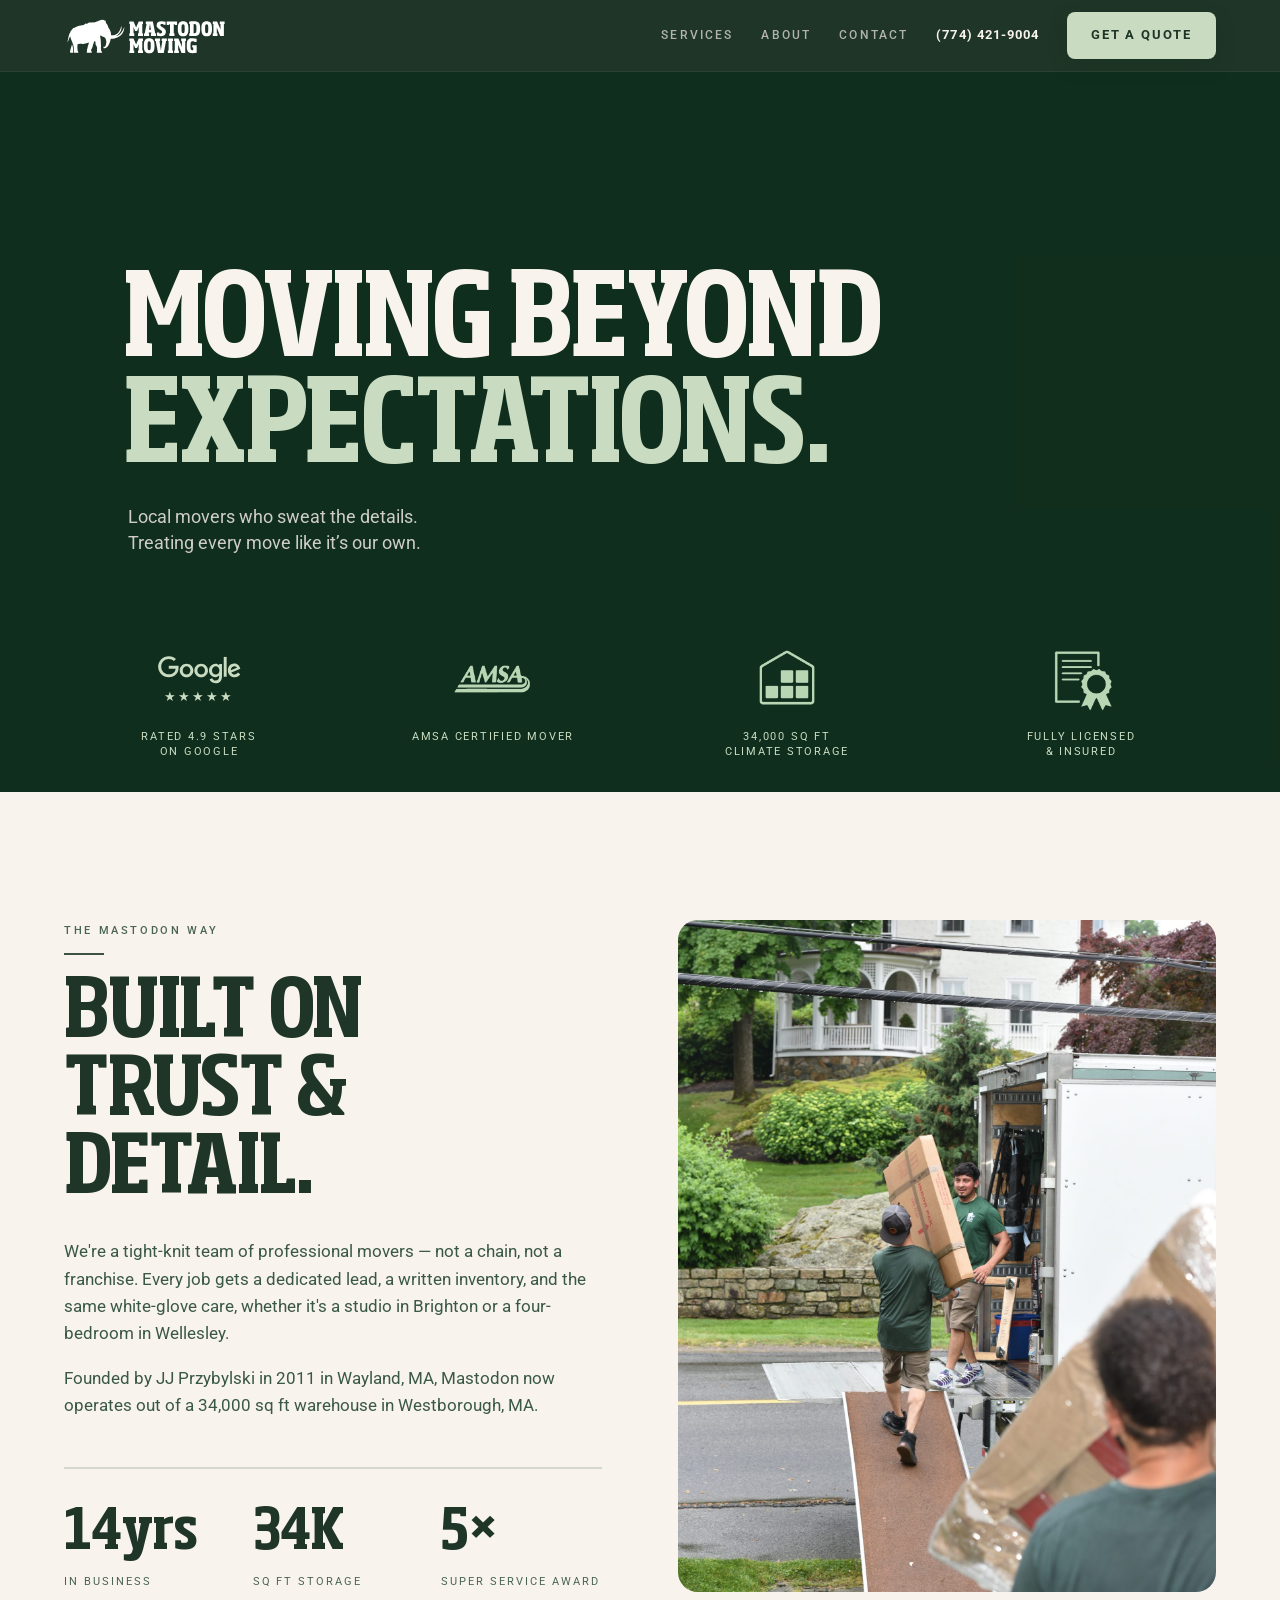
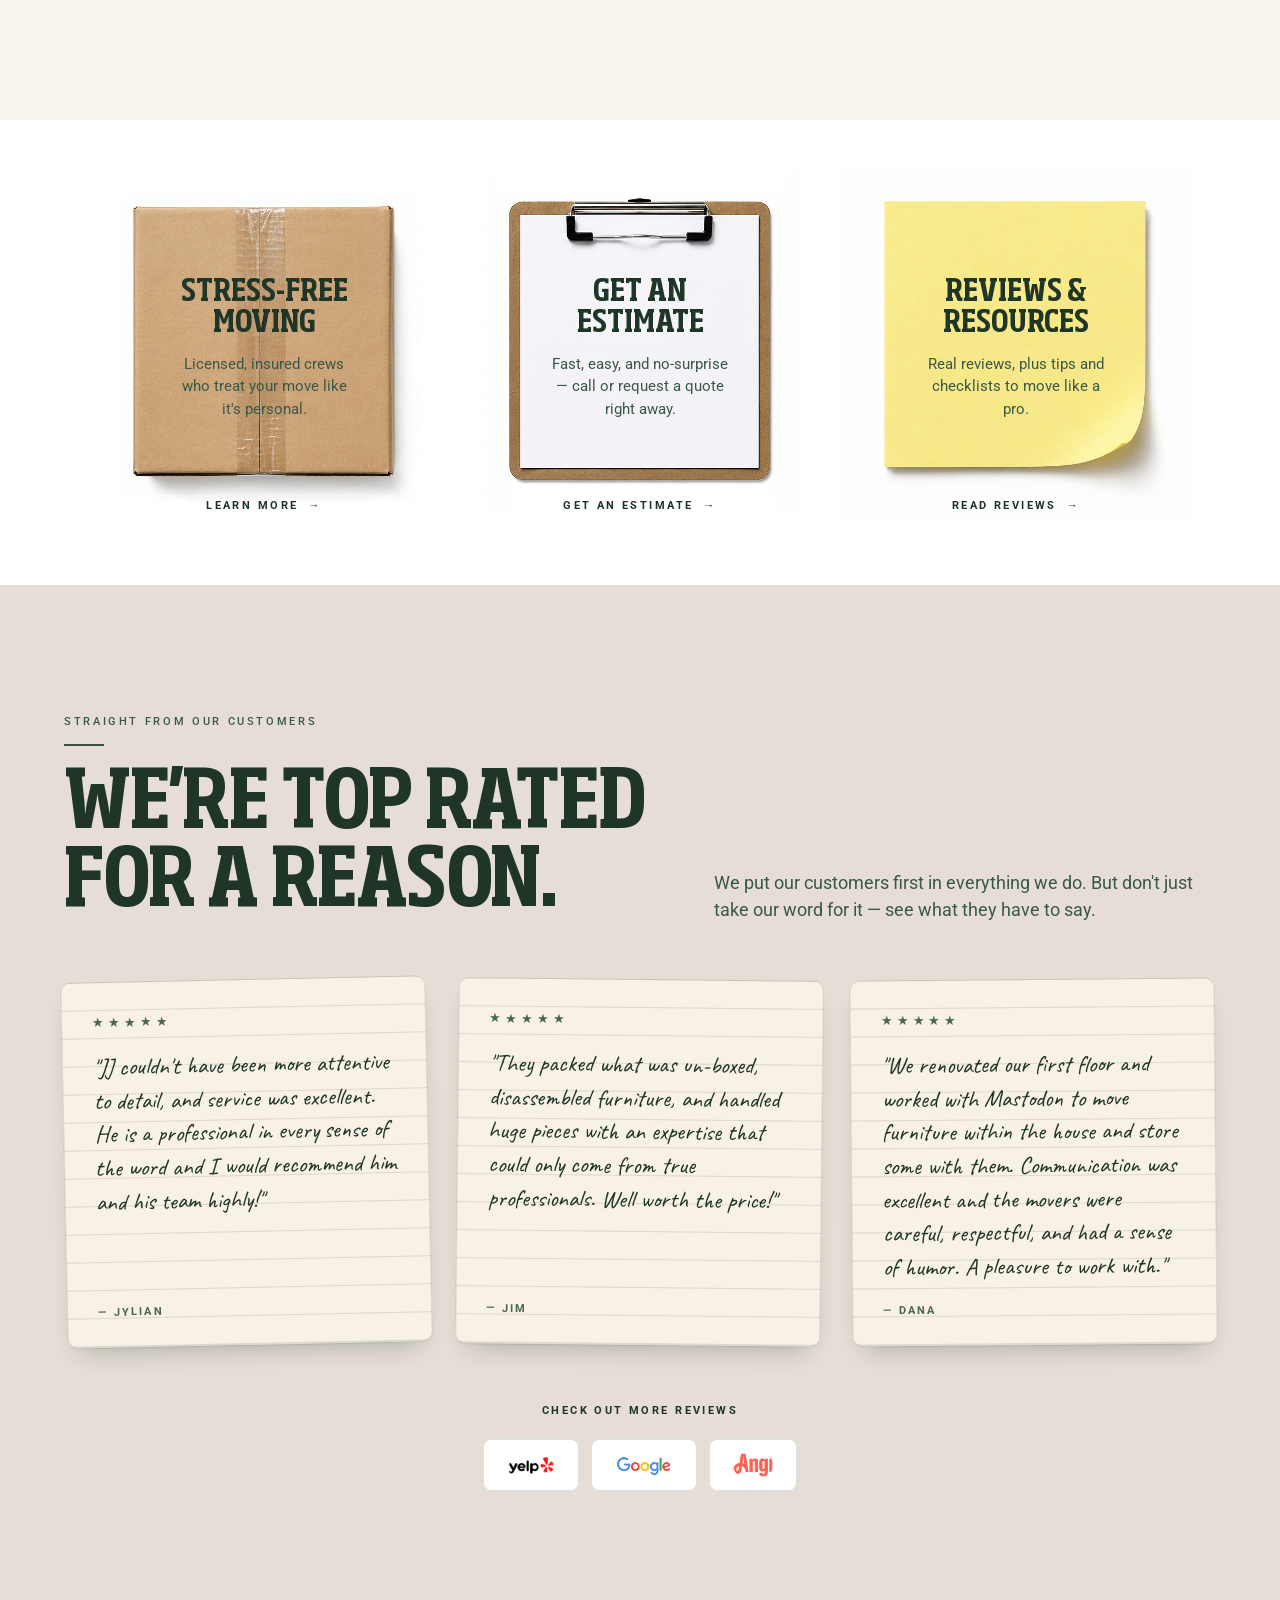
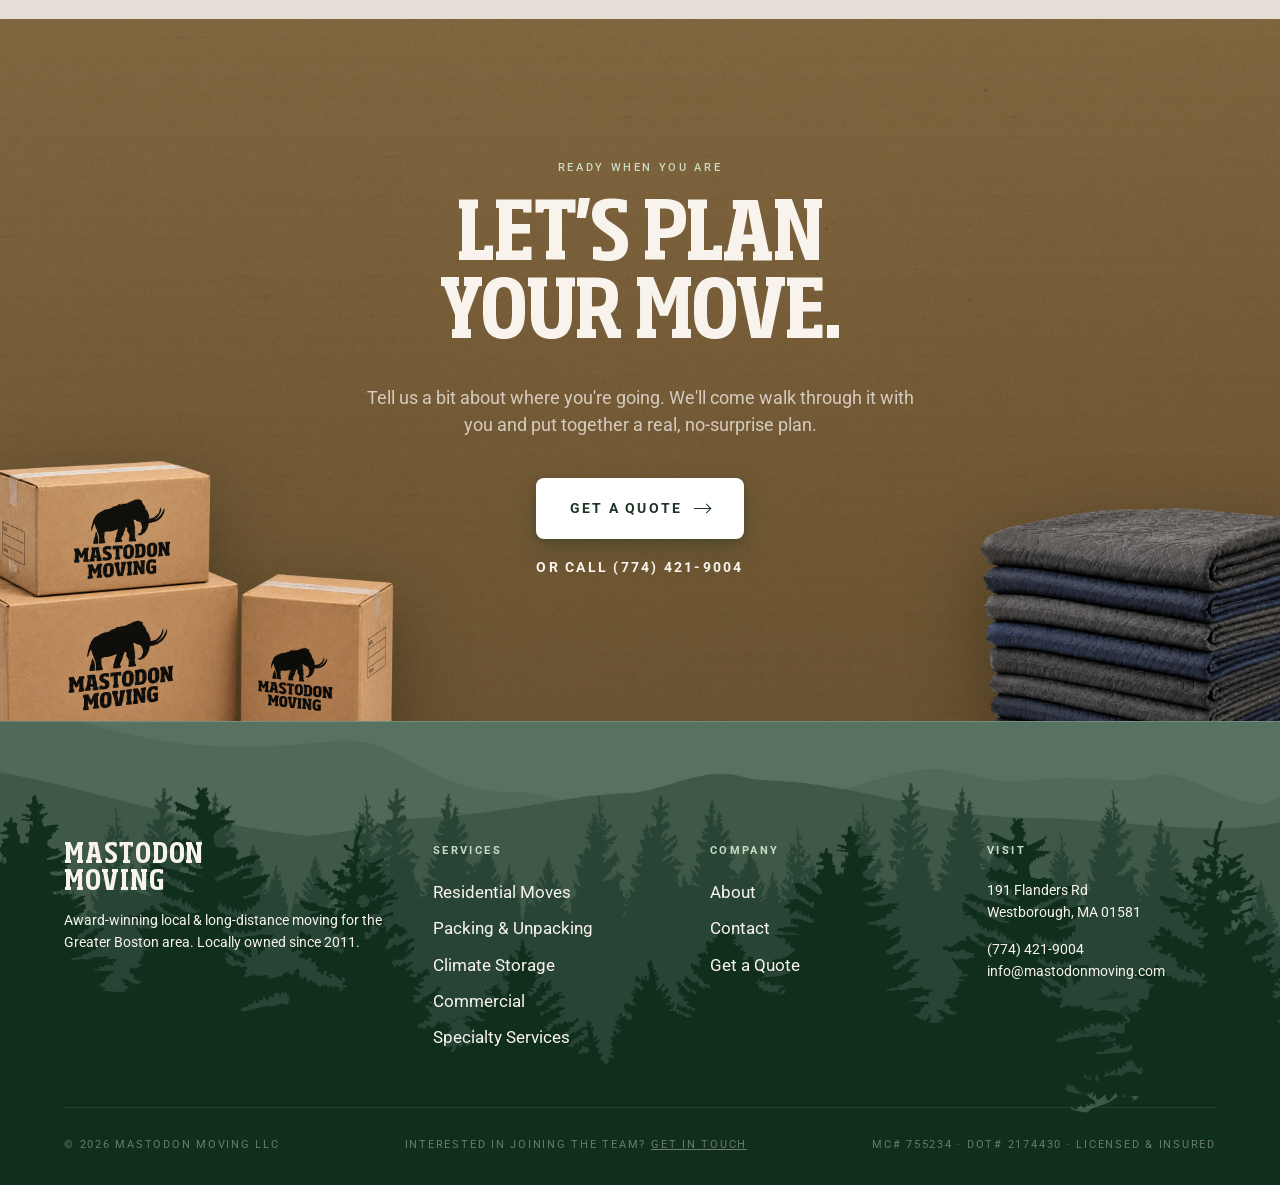
<file: index.html>
<!DOCTYPE html>
<html lang="en">
<head>
<meta charset="UTF-8">
<meta name="viewport" content="width=device-width, initial-scale=1.0">
<title>Mastodon Moving — Award-winning movers in Greater Boston</title>
<link rel="stylesheet" href="shared/fonts.css">
<link rel="preconnect" href="https://fonts.gstatic.com" crossorigin>
<link rel="stylesheet" href="https://fonts.googleapis.com/css2?family=Caveat:wght@500;600&display=swap">
<link rel="stylesheet" href="shared/styles.css">
<style>
/* ─── Hero ─── */
.hero {
  position: relative;
  aspect-ratio: 16 / 9;
  min-height: 560px;
  background: var(--g900);
  color: var(--cream);
  overflow: hidden;
  display: flex;
  flex-direction: column;
}
.hero-media {
  position: absolute; inset: 0;
  width: 100%; height: 100%;
  overflow: hidden;
  background: #112E1D;
}
.hero-media video,
.hero-media .hero-still {
  position: absolute; inset: 0;
  width: 100%; height: 100%;
  object-fit: cover;
}
.hero-media video { opacity: 0; transition: opacity .5s ease; }
.hero-media video.ready { opacity: 1; }
.hero-still {
  background: linear-gradient(135deg, #112E1D 0%, #2F4B3C 100%);
  display: flex; align-items: center; justify-content: center;
}
.hero-still .ph-label {
  border-color: rgba(184,210,178,0.4);
  background: rgba(17,46,29,0.6);
  color: var(--mint);
}
.hero-vignette {
  position: absolute; inset: 0;
  background: rgba(17,46,29,0.7);
}
.hero-inner {
  position: relative; z-index: 2;
  flex: 1;
  padding: var(--nav-h) var(--pad-x) 210px;
  display: flex;
  flex-direction: column;
  justify-content: center;
}
.hero-top {
  max-width: 1100px;
  width: 100%;
  padding-bottom: 0;
}
.hero-bottom {
  margin-top: clamp(20px, 3vw, 40px);
}
.hero-badges {
  position: absolute;
  left: 0; right: 0; bottom: 0;
  z-index: 2;
  padding: 26px var(--pad-x) 32px;
}
.hero-badges .badges-row {
  max-width: var(--maxw);
  margin: 0 auto;
  display: grid;
  grid-template-columns: repeat(4, 1fr);
  gap: 24px;
  align-items: start;
}
.hero-badges .badge {
  display: flex;
  flex-direction: column;
  align-items: center;
  text-align: center;
  gap: 12px;
  font-size: 11px;
  letter-spacing: 0.16em;
  text-transform: uppercase;
  line-height: 1.35;
}
.hero-badges .badge-icon {
  flex: 0 0 78px;
  width: 78px;
  height: 78px;
  display: flex; align-items: center; justify-content: center;
}
.hero-badges .badge-icon img,
.hero-badges .badge-icon svg { width: 78px; height: 78px; display: block; object-fit: contain; }
.hero-badges .badge-icon img { filter: brightness(0) saturate(100%) invert(89%) sepia(9%) saturate(626%) hue-rotate(66deg) brightness(93%) contrast(89%); }
.hero-badges .badge span { color: var(--mint); }
@media (max-width: 880px) {
  .hero-badges .badges-row { grid-template-columns: 1fr 1fr; gap: 24px 16px; }
  .hero { aspect-ratio: auto; min-height: 0; padding: 0; }
  .hero-inner { padding: calc(var(--nav-h) + 48px) var(--pad-x) 40px; }
}
@media (max-width: 700px) {
  .hero-badges { position: static; padding: 0 var(--pad-x) 40px; }
}
@media (max-width: 700px) {
  .hero-inner { padding: calc(var(--nav-h) + 8px) var(--pad-x) 24px; justify-content: flex-start; flex: 0 0 auto; }
  .hero-badges { padding: 0 var(--pad-x) 30px; }
  .hero-badges .badges-row { gap: 18px 14px; }
  .hero-badges .badge { font-size: 9.5px; letter-spacing: 0.1em; gap: 8px; }
  .hero-badges .badge-icon, .hero-badges .badge-icon img, .hero-badges .badge-icon svg { width: 46px; height: 46px; flex-basis: 46px; }
}

/* ─── Hero strip (sits below video) ─── */
section.hero-strip {
  background: #112E1D !important;
  color: #F0EAE5 !important;
  padding: 36px var(--pad-x) !important;
}
section.hero-strip .hero-tagline,
section.hero-strip .hero-meta,
section.hero-strip .hero-meta a { color: #F0EAE5 !important; }
.hero-strip-inner {
  max-width: var(--maxw);
  margin: 0 auto;
}
.hero-top .eyebrow { color: var(--mint); margin-bottom: 28px; }
.hero-headline {
  font-family: 'SohoProCond', sans-serif;
  font-weight: 700;
  font-size: clamp(56px, 9vw, 148px);
  line-height: 0.92;
  letter-spacing: -0.02em;
  text-transform: uppercase;
  color: var(--cream);
  margin-left: -0.04em;
}
.hero-headline em {
  font-style: normal;
  color: var(--mint);
}
.hero-bottom {
  margin-top: 20px;
  display: flex;
  flex-wrap: wrap;
  gap: 32px 48px;
  align-items: center;
}
.hero-bottom .hero-tagline { flex: 1 1 360px; max-width: 44ch; }
.hero-tagline {
  font-size: 18px;
  line-height: 1.45;
  color: rgba(240,234,229,0.85);
  max-width: 38ch;
}
.hero-meta {
  font-size: 11px;
  letter-spacing: 0.22em;
  text-transform: uppercase;
  color: rgba(240,234,229,0.55);
  display: flex; flex-direction: column; gap: 6px;
}
.hero-meta a { color: var(--cream); font-weight: 700; font-size: 18px; letter-spacing: 0.04em; text-transform: none; }
.hero-actions { display: flex; gap: 12px; }
@media (max-width: 880px) {
  .hero-bottom { gap: 24px; }
  .hero-actions { flex-direction: row; flex-wrap: wrap; }
  .hero-headline { font-size: clamp(42px, 10vw, 82px); margin-left: -0.02em; }
  .hero-bottom .hero-tagline, .hero-tagline { width: auto !important; height: auto !important; max-width: 100% !important; flex: 1 1 auto; }
}
@media (max-width: 700px) {
  .hero-headline { font-size: clamp(42px, 12.5vw, 66px); margin-left: -0.02em; }
  .hero-bottom { margin-top: 18px; }
  .hero-bottom .hero-tagline, .hero-tagline { width: auto !important; height: auto !important; max-width: 100% !important; flex: 1 1 auto; font-size: 16px; }
  .intro .meta-row { grid-template-columns: 1fr; gap: 22px; margin-top: 34px; }
}

@media (max-width: 480px) {
  .hero-headline { font-size: 40px; }
  .hero-inner { padding-bottom: 18px; }
  .hero-badges { padding-bottom: 22px; }
  .hero-badges .badges-row { gap: 14px 12px; }
  .hero-badges .badge-icon, .hero-badges .badge-icon img, .hero-badges .badge-icon svg { width: 38px; height: 38px; flex-basis: 38px; }
  .hero-bottom .hero-tagline, .hero-tagline { font-size: 15px; }
}

/* ─── Intro / mission ─── */
.intro {
  background: var(--cream);
  display: grid;
  grid-template-columns: 1fr 1fr;
  gap: clamp(40px, 6vw, 88px);
  align-items: center;
}
.intro .col-text { max-width: 560px; }
.intro .col-media .ph {
  aspect-ratio: 4/5;
  width: 100%;
}
.intro h2 { margin-bottom: 28px; }
.intro p + p { margin-top: 18px; }
.intro .meta-row {
  display: grid;
  grid-template-columns: repeat(3, 1fr);
  gap: 28px;
  margin-top: 48px;
  padding-top: 36px;
  border-top: 2px solid rgba(17,46,29,0.15);
}
.intro .stat-n {
  font-family: 'SohoProCond', sans-serif;
  font-size: clamp(40px, 4.5vw, 60px);
  line-height: 1;
  letter-spacing: -0.01em;
  color: var(--g900);
  font-weight: 700;
}
.intro .stat-l {
  font-size: 11px;
  letter-spacing: 0.18em;
  text-transform: uppercase;
  color: var(--g500);
  margin-top: 10px;
}
@media (max-width: 880px) {
  .intro { grid-template-columns: 1fr; }
}

/* ─── Services index ─── */
.svc-index { background: var(--white); color: var(--g900); }
.svc-head {
  display: grid;
  grid-template-columns: 1.2fr 1fr;
  gap: 64px;
  align-items: end;
  margin-bottom: 64px;
}
.svc-head .lede { color: var(--g700); }
.svc-list {
  display: grid;
  grid-template-columns: 1fr;
  border-top: 2px solid rgba(17,46,29,0.15);
}
.svc-row {
  display: grid;
  grid-template-columns: 64px 1fr 2fr auto;
  gap: 48px;
  padding: 36px 0;
  align-items: baseline;
  border-bottom: 2px solid rgba(17,46,29,0.15);
  transition: padding .25s ease, color .25s ease;
}
.svc-row:hover { padding-left: 16px; color: var(--ink); }
.svc-row .num {
  font-family: 'Roboto', monospace;
  font-size: 12px;
  letter-spacing: 0.18em;
  color: var(--g500);
}
.svc-row .title {
  font-family: 'SohoProCond', sans-serif;
  font-size: clamp(28px, 3vw, 44px);
  text-transform: uppercase;
  line-height: 1;
  letter-spacing: -0.005em;
  font-weight: 700;
}
.svc-row .desc {
  font-size: 15px;
  line-height: 1.5;
  color: var(--g700);
  max-width: 50ch;
}
.svc-row .arrow-link {
  font-size: 11px;
  letter-spacing: 0.22em;
  text-transform: uppercase;
  color: var(--g900);
  display: inline-flex;
  align-items: center;
  gap: 12px;
  white-space: nowrap;
}
.svc-row .arrow-link::after {
  content: '→';
  font-size: 14px;
  transition: transform .2s;
}
.svc-row:hover .arrow-link::after { transform: translateX(6px); }

@media (max-width: 1100px) {
  .svc-row { grid-template-columns: 1fr; gap: 12px; }
  .svc-row .arrow-link { justify-self: start; }
}

/* ─── Quick links (real photos) ─── */
.quick3 { background: var(--white); padding-top: 0; padding-bottom: 40px; }
.quick3-grid { max-width: 2246px; margin: 0 auto; display: grid; grid-template-columns: repeat(3, 1fr); gap: 24px; padding: 20px 24px 0; }
.q-card {
  position: relative;
  display: block;
  aspect-ratio: 4/5;
  border-radius: 6px;
  transition: transform .25s ease;
}
.q-card:hover { transform: translateY(-6px); }
.q-card { aspect-ratio: 1/1.15; }
.q-card .bg { position: absolute; inset: 0; width: 100%; height: 100%; object-fit: contain; }
.q-card .box-inner {
  position: absolute; inset: 30px;
  display: flex;
  flex-direction: column;
  align-items: center;
  text-align: center;
  justify-content: center;
  padding: 32px 56px;
  padding-top: 140px;
}
.q-card .q-num { font-family: 'Roboto', monospace; font-size: 11px; letter-spacing: 0.22em; margin-bottom: 44px; color: var(--g500); }
.q-card h3 { font-family: 'SohoProCond', sans-serif; font-weight: 700; font-size: clamp(26px, 2.4vw, 34px); line-height: 1; text-transform: uppercase; margin-bottom: 14px; color: var(--g900); }
.q-card p { font-size: 14.5px; line-height: 1.55; margin-bottom: 28px; color: var(--g700); }
.q-card .arrow-link { margin-top: 48px; font-size: 11px; font-weight: 700; letter-spacing: 0.22em; text-transform: uppercase; display: inline-flex; align-items: center; gap: 10px; color: var(--g900); }
.q-card .arrow-link::after { content: '→'; transition: transform .2s; }
.q-card:hover .arrow-link::after { transform: translateX(6px); }
@media (max-width: 880px) { .quick3-grid { grid-template-columns: 1fr; } }

/* ─── Reviews ("We're top rated for a reason") ─── */
.reviews { background: var(--cream-2); color: var(--g900); }
.rev-head { max-width: var(--maxw); margin: 0 auto 56px; display: grid; grid-template-columns: 1.2fr 1fr; gap: 48px; align-items: end; }
.rev-head .lede { color: var(--g700); }
.rev-grid { max-width: var(--maxw); margin: 0 auto; display: grid; grid-template-columns: repeat(3, 1fr); gap: 28px; align-items: stretch; }
.rev-card { position: relative; background: repeating-linear-gradient(#f7f1e6, #f7f1e6 27px, rgba(17,46,29,0.03) 27px, rgba(17,46,29,0.03) 28px); border-radius: 10px; padding: 30px 30px 26px; display: flex; flex-direction: column; box-shadow: 0 1px 0 rgba(17,46,29,0.08), 0 14px 26px -14px rgba(17,46,29,0.32); border: 1px solid rgba(17,46,29,0.12); transition: transform 0.35s ease, box-shadow 0.35s ease; }
.rev-card:nth-child(1) { transform: rotate(-1.2deg); }
.rev-card:nth-child(2) { transform: rotate(0.6deg); }
.rev-card:nth-child(3) { transform: rotate(-0.5deg); }
.rev-card:hover { transform: rotate(0) translateY(-4px); box-shadow: 0 1px 0 rgba(17,46,29,0.08), 0 22px 40px -18px rgba(17,46,29,0.4); }
.rev-card .stars { font-size: 13px; letter-spacing: 0.3em; color: var(--g500); margin-bottom: 18px; }
.rev-card blockquote { font-family: 'Caveat', cursive; font-size: 24px; line-height: 1.4; color: var(--g900); }
.rev-card cite { display: block; margin-top: 22px; margin-top: auto; padding-top: 18px; font-style: normal; font-size: 11px; font-weight: 700; letter-spacing: 0.2em; text-transform: uppercase; color: var(--g500); }
.rev-actions { max-width: var(--maxw); margin: 56px auto 0; display: flex; flex-direction: column; gap: 20px; align-items: center; text-align: center; }
.rev-actions .lbl { font-size: 11px; font-weight: 700; letter-spacing: 0.22em; text-transform: uppercase; }
.rev-actions .btns { display: flex; flex-wrap: wrap; gap: 12px; justify-content: center; }
@media (max-width: 880px) { .rev-head, .rev-grid { grid-template-columns: 1fr; } }

/* ─── CTA ─── */
.rev-actions .btn { display: inline-flex; align-items: center; }
.rev-actions .btn-yelp, .rev-actions .btn-google, .rev-actions .btn-angi { background: var(--white); box-shadow: inset 0 0 0 1px rgba(17,46,29,0.15); padding: 14px 24px; }
.rev-actions .btn img { height: 24px; width: auto; display: block; }
.cta-strip {
  background-color: #977049;
  background-image: linear-gradient(rgba(128,98,52,0.76), rgba(104,78,40,0.82)), url('uploads/cardboard.jpg');
  background-size: cover;
  background-position: center;
  color: var(--cream);
  padding: clamp(80px, 11vw, 140px) var(--pad-x);
  text-align: center;
}
.cta-strip { position: relative; overflow: hidden; }
.cta-strip > .reveal { position: relative; z-index: 2; }
.cta-deco { position: absolute; z-index: 1; pointer-events: none; user-select: none; filter: drop-shadow(0 26px 38px rgba(0,0,0,0.32)); }
.cta-deco.boxes { left: clamp(-200px, -8vw, -80px); bottom: clamp(-110px, -6vw, -50px); width: clamp(360px, 40vw, 640px); }
.cta-deco.blankets { right: clamp(-210px, -8vw, -90px); bottom: clamp(-140px, -8vw, -70px); width: clamp(320px, 35vw, 575px); }
@media (max-width: 820px) { .cta-deco { display: none; } }
.cta-strip .h1 { margin-bottom: 28px; }
.cta-strip .btn-primary { background: #fff; color: var(--g900); }
.cta-strip .btn-primary:hover { background: var(--cream); }
.cta-strip .cta-phone { background: none; border: none; padding: 2px 0; color: var(--cream); box-shadow: none; }
.cta-strip .cta-phone:hover { background: none; color: var(--mint); box-shadow: none; }
.cta-strip .lede { margin: 0 auto 40px; color: rgba(240,234,229,0.78); }
.cta-strip .actions { display: inline-flex; flex-direction: column; gap: 16px; align-items: center; }

/* ─── Tweaks panel — local-only ─── */
#tweaks {
  position: fixed;
  bottom: 24px; right: 24px;
  background: rgba(17,46,29,0.95);
  color: var(--cream);
  padding: 20px;
  border: 1px solid rgba(184,210,178,0.25);
  z-index: 100;
  display: none;
  font-size: 12px;
  width: 280px;
  backdrop-filter: blur(8px);
}
#tweaks.on { display: block; }
#tweaks h4 {
  font-family: 'SohoProCond', sans-serif;
  font-size: 18px;
  letter-spacing: 0.06em;
  text-transform: uppercase;
  margin-bottom: 16px;
  color: var(--mint);
}
#tweaks .tw-row { margin-bottom: 16px; }
#tweaks label {
  display: block;
  font-size: 10px;
  letter-spacing: 0.2em;
  text-transform: uppercase;
  color: rgba(240,234,229,0.6);
  margin-bottom: 8px;
}
#tweaks .swatches { display: flex; gap: 8px; }
.swatch {
  width: 28px; height: 28px;
  border: 2px solid transparent;
  cursor: pointer;
  border-radius: 1px;
}
.swatch.on { border-color: var(--mint); }
.tw-segments { display: flex; gap: 4px; }
.tw-seg {
  flex: 1;
  padding: 8px 10px;
  background: rgba(240,234,229,0.06);
  border: 1px solid rgba(240,234,229,0.15);
  font-size: 10px;
  letter-spacing: 0.16em;
  text-transform: uppercase;
  text-align: center;
  cursor: pointer;
  color: rgba(240,234,229,0.7);
}
.tw-seg.on { background: var(--mint); color: var(--g900); border-color: var(--mint); }
#tweaks-toggle {
  position: fixed;
  bottom: 24px; right: 24px;
  background: var(--g900);
  color: var(--cream);
  padding: 12px 18px;
  font-size: 11px;
  letter-spacing: 0.22em;
  text-transform: uppercase;
  border: 1px solid rgba(184,210,178,0.3);
  z-index: 99;
  display: none;
}
#tweaks-toggle.on { display: block; }
</style>
</head>
<body data-page="home">

<div id="nav-mount"></div>

<main>

<!-- ═══ HERO ═══ -->
<section class="hero" data-screen-label="Hero">
  <div class="hero-media">
    <video class="hero-video" autoplay muted loop playsinline>
      <source src="uploads/Mastodon_WBV_Combo 58s_V2 (1).mp4" type="video/mp4">
    </video>
    <div class="hero-still" style="display:none;">
      <div class="ph-label">Hero photo · crew &amp; truck</div>
    </div>
  </div>
  <div class="hero-vignette"></div>

  <div class="hero-inner">
    <div class="hero-top reveal">
      <h1 class="hero-headline">Moving beyond<br><em>expectations.</em></h1>
    </div>
    <div class="hero-bottom reveal" style="width: 100%">
      <p class="hero-tagline" style="height: 56px; width: 600px">Local movers who sweat the details.<br>Treating every move like it’s our own.</p>
    </div>
  </div>
  <div class="hero-badges reveal">
    <div class="badges-row">
    <div class="badge"><div class="badge-icon" data-icon="google" style="flex:0 0 78px;width:auto;height:78px;flex-direction:column;gap:6px;color:var(--mint)"><svg viewBox="0 0 272 92" style="width:83px;height:auto;fill:currentColor"><path d="M115.75 47.18c0 12.77-9.99 22.18-22.25 22.18s-22.25-9.41-22.25-22.18C71.25 34.32 81.24 25 93.5 25s22.25 9.32 22.25 22.18zm-9.74 0c0-7.98-5.79-13.44-12.51-13.44S80.99 39.2 80.99 47.18c0 7.9 5.79 13.44 12.51 13.44s12.51-5.55 12.51-13.44z"></path><path d="M163.75 47.18c0 12.77-9.99 22.18-22.25 22.18s-22.25-9.41-22.25-22.18c0-12.85 9.99-22.18 22.25-22.18s22.25 9.32 22.25 22.18zm-9.74 0c0-7.98-5.79-13.44-12.51-13.44s-12.51 5.46-12.51 13.44c0 7.9 5.79 13.44 12.51 13.44s12.51-5.55 12.51-13.44z"></path><path d="M209.75 26.34v39.82c0 16.38-9.66 23.07-21.08 23.07-10.75 0-17.22-7.19-19.66-13.07l8.48-3.53c1.51 3.61 5.21 7.87 11.17 7.87 7.31 0 11.84-4.51 11.84-13v-3.19h-.34c-2.18 2.69-6.38 5.04-11.68 5.04-11.09 0-21.25-9.66-21.25-22.09 0-12.52 10.16-22.26 21.25-22.26 5.29 0 9.49 2.35 11.68 4.96h.34v-3.61h9.25zm-8.56 20.92c0-7.81-5.21-13.52-11.84-13.52-6.72 0-12.35 5.71-12.35 13.52 0 7.73 5.63 13.36 12.35 13.36 6.63 0 11.84-5.63 11.84-13.36z"></path><path d="M225 3v65h-9.5V3h9.5z"></path><path d="M262.02 54.48l7.56 5.04c-2.44 3.61-8.32 9.83-18.48 9.83-12.6 0-22.01-9.74-22.01-22.18 0-13.19 9.49-22.18 20.92-22.18 11.51 0 17.14 9.16 18.98 14.11l1.01 2.52-29.65 12.28c2.27 4.45 5.8 6.72 10.75 6.72 4.96 0 8.4-2.44 10.92-6.14zm-23.27-7.98l19.82-8.23c-1.09-2.77-4.37-4.7-8.23-4.7-4.95 0-11.84 4.37-11.59 12.93z"></path><path d="M35.29 41.41V32H67c.31 1.64.47 3.58.47 5.68 0 7.06-1.93 15.79-8.15 22.01-6.05 6.3-13.78 9.66-24.02 9.66C16.32 69.35.36 53.89.36 34.91.36 15.93 16.32.47 35.3.47c10.5 0 17.98 4.12 23.6 9.49l-6.64 6.64c-4.03-3.78-9.49-6.72-16.97-6.72-13.86 0-24.7 11.17-24.7 25.03 0 13.86 10.84 25.03 24.7 25.03 8.99 0 14.11-3.61 17.39-6.89 2.66-2.66 4.41-6.46 5.1-11.65l-22.49.01z"></path></svg><div style="font-size:13px;letter-spacing:0.14em;line-height:1">★★★★★</div></div><span>RATED 4.9 STARS<br>ON GOOGLE</span></div>
    <div class="badge"><div class="badge-icon" data-icon="amsa"><img src="uploads/icon_AMSA.png" alt="AMSA"></div><span>AMSA CERTIFIED MOVER</span></div>
    <div class="badge"><div class="badge-icon" data-icon="storage"><img src="uploads/icon_Storage.png" alt="Storage"></div><span>34,000 sq ft<br>Climate storage</span></div>
    <div class="badge"><div class="badge-icon" data-icon="licensed"><img src="uploads/icon_Certified.png" alt="Licensed"></div><span>Fully licensed<br>&amp; insured</span></div>
    </div>
  </div>
</section>

<!-- ═══ INTRO ═══ -->
<section class="intro" data-screen-label="Intro">
  <div class="col-text reveal">
    <div class="eyebrow">The Mastodon way</div>
    <div class="rule" style="background: var(--g900); margin-top: 14px;"></div>
    <h2 class="h1">Built on<br>trust &amp;<br>detail.</h2>
    <p class="body">We're a tight-knit team of professional movers — not a chain, not a franchise. Every job gets a dedicated lead, a written inventory, and the same white-glove care, whether it's a studio in Brighton or a four-bedroom in Wellesley.</p>
    <p class="body">Founded by JJ Przybylski in 2011 in Wayland, MA, Mastodon now operates out of a 34,000 sq ft warehouse in Westborough, MA.</p>
    <div class="meta-row">
      <div><div class="stat-n">14yrs</div><div class="stat-l">In business</div></div>
      <div><div class="stat-n">34K</div><div class="stat-l">Sq ft storage</div></div>
      <div><div class="stat-n">5×</div><div class="stat-l">Super Service award</div></div>
    </div>
  </div>
  <div class="col-media reveal">
    <img src="uploads/crew-loading.jpg" alt="Crew loading day" style="width:100%;aspect-ratio:4/5;object-fit:cover;border-radius:20px;display:block;">
  </div>
</section>

<!-- ═══ QUICK LINKS ═══ -->
<section class="quick3" data-screen-label="Quick Links">
  <div class="quick3-grid">
    <a href="about.html" class="q-card reveal">
      <img class="bg" src="uploads/box-8343a2c6.png" alt="Moving box">
      <div class="box-inner">
        <h3>Stress-free moving</h3>
        <p>Licensed, insured crews who treat your move like it's personal.</p>
        <div class="arrow-link">Learn more</div>
      </div>
    </a>
    <a href="quote.html" class="q-card on-light reveal">
      <img class="bg" src="uploads/clipboard-d36b1105.png" alt="Clipboard">
      <div class="box-inner">
        <h3>Get an estimate</h3>
        <p>Fast, easy, and no-surprise — call or request a quote right away.</p>
        <div class="arrow-link">Get an estimate</div>
      </div>
    </a>
    <a href="#reviews" class="q-card on-light reveal">
      <img class="bg" src="uploads/stickie-e8a0f1de.png" alt="Post-it note">
      <div class="box-inner">
        <h3>Reviews &amp; resources</h3>
        <p>Real reviews, plus tips and checklists to move like a pro.</p>
        <div class="arrow-link">Read reviews</div>
      </div>
    </a>
  </div>
</section>

<!-- ═══ REVIEWS ═══ -->
<section class="reviews" id="reviews" data-screen-label="Reviews">
  <div class="rev-head reveal">
    <div>
      <div class="eyebrow" style="color: var(--g700);">Straight from our customers</div>
      <div class="rule" style="background: var(--g900); margin-top: 14px;"></div>
      <h2 class="h1">We're top rated<br>for a reason.</h2>
    </div>
    <p class="lede">We put our customers first in everything we do. But don't just take our word for it — see what they have to say.</p>
  </div>
  <div class="rev-grid">
    <div class="rev-card reveal">
      <div class="stars">★★★★★</div>
      <blockquote>"JJ couldn't have been more attentive to detail, and service was excellent. He is a professional in every sense of the word and I would recommend him and his team highly!"</blockquote>
      <cite>— Jylian</cite>
    </div>
    <div class="rev-card reveal">
      <div class="stars">★★★★★</div>
      <blockquote>"They packed what was un-boxed, disassembled furniture, and handled huge pieces with an expertise that could only come from true professionals. Well worth the price!"</blockquote>
      <cite>— Jim</cite>
    </div>
    <div class="rev-card reveal">
      <div class="stars">★★★★★</div>
      <blockquote>"We renovated our first floor and worked with Mastodon to move furniture within the house and store some with them. Communication was excellent and the movers were careful, respectful, and had a sense of humor. A pleasure to work with."</blockquote>
      <cite>— Dana</cite>
    </div>
  </div>
  <div class="rev-actions reveal">
    <span class="lbl">Check out more reviews</span>
    <div class="btns">
      <a href="https://www.yelp.com" class="btn btn-yelp"><img src="uploads/yelp.png" alt="Yelp"></a>
      <a href="https://www.google.com/maps" class="btn btn-google"><img src="uploads/Google-c46542be.png" alt="Google"></a>
      <a href="https://www.angi.com" class="btn btn-angi"><img src="uploads/Angi-4df1313a.png" alt="Angi"></a>
    </div>
  </div>
</section>

<!-- ═══ CTA ═══ -->
<section class="cta-strip" data-screen-label="CTA">
  <img class="cta-deco boxes" src="uploads/boxes2.png" alt="" aria-hidden="true">
  <img class="cta-deco blankets" src="uploads/blankets.png" alt="" aria-hidden="true">
  <div class="reveal">
    <div class="eyebrow on-dark" style="margin-bottom: 24px;">Ready when you are</div>
    <h2 class="h1">Let's plan<br>your move.</h2>
    <p class="lede">Tell us a bit about where you're going. We'll come walk through it with you and put together a real, no-surprise plan.</p>
    <div class="actions">
      <a href="quote.html" class="btn btn-primary">Get a quote <span class="arrow"></span></a>
      <a href="tel:7744219004" class="btn cta-phone">Or call (774) 421-9004</a>
    </div>
  </div>
</section>

</main>

<div id="footer-mount"></div>

<!-- Tweaks panel -->
<button id="tweaks-toggle">Tweaks</button>
<div id="tweaks">
  <h4>Tweaks</h4>
  <div class="tw-row">
    <label>Color palette</label>
    <div class="swatches" id="tw-palette"></div>
  </div>
  <div class="tw-row">
    <label>Hero treatment</label>
    <div class="tw-segments" id="tw-hero">
      <div class="tw-seg on" data-val="video">Video</div>
      <div class="tw-seg" data-val="still">Photo</div>
      <div class="tw-seg" data-val="type">Type</div>
    </div>
  </div>
</div>

<script src="shared/chrome.js"></script>
<script>
// ─── Tweaks ────────────────────────────────────────────────
const TWEAKS = /*EDITMODE-BEGIN*/{
  "palette": "cream",
  "hero": "video"
}/*EDITMODE-END*/;

const PALETTES = {
  forest: { '--g900': '#112E1D', '--g700': '#2F4B3C', '--mint': '#B8D2B2', '--cream': '#F0EAE5' },
  midnight: { '--g900': '#0a1410', '--g700': '#1a2a22', '--mint': '#9bc4a2', '--cream': '#EDE6DE' },
  cream: { '--g900': '#1f3527', '--g700': '#3a5847', '--mint': '#c9dcc1', '--cream': '#F8F3EC' },
  mono: { '--g900': '#111111', '--g700': '#2a2a2a', '--mint': '#cfcfcf', '--cream': '#F2EFEA' }
};
const PALETTE_PREVIEW = {
  forest: ['#112E1D', '#B8D2B2', '#F0EAE5'],
  midnight: ['#0a1410', '#9bc4a2', '#EDE6DE'],
  cream: ['#1f3527', '#c9dcc1', '#F8F3EC'],
  mono: ['#111111', '#cfcfcf', '#F2EFEA']
};

function applyPalette(name) {
  const p = PALETTES[name] || PALETTES.forest;
  const r = document.documentElement;
  Object.entries(p).forEach(([k, v]) => r.style.setProperty(k, v));
}
(function(){
  const hv = document.querySelector('.hero-video');
  if (hv) {
    const show = () => hv.classList.add('ready');
    if (hv.readyState >= 3) show(); else hv.addEventListener('canplay', show, { once: true });
  }
})();
function applyHero(mode) {
  const v = document.querySelector('.hero-video');
  const still = document.querySelector('.hero-still');
  const headline = document.querySelector('.hero-headline');
  if (mode === 'video') { v.style.display = ''; still.style.display = 'none'; }
  else if (mode === 'still') { v.style.display = 'none'; still.style.display = 'flex'; }
  else if (mode === 'type') {
    v.style.display = 'none';
    still.style.display = 'flex';
    still.style.background = 'var(--g900)';
    still.querySelector('.ph-label').style.display = 'none';
  }
}

// Build palette swatches
(function buildPalette() {
  const mount = document.getElementById('tw-palette');
  Object.entries(PALETTE_PREVIEW).forEach(([name, colors]) => {
    const sw = document.createElement('div');
    sw.className = 'swatch' + (name === TWEAKS.palette ? ' on' : '');
    sw.dataset.val = name;
    sw.style.background = `linear-gradient(90deg, ${colors[0]} 0 33%, ${colors[1]} 33% 66%, ${colors[2]} 66% 100%)`;
    sw.title = name;
    sw.addEventListener('click', () => {
      mount.querySelectorAll('.swatch').forEach(s => s.classList.remove('on'));
      sw.classList.add('on');
      applyPalette(name);
      window.parent.postMessage({type:'__edit_mode_set_keys', edits:{palette: name}}, '*');
    });
    mount.appendChild(sw);
  });
})();
document.querySelectorAll('#tw-hero .tw-seg').forEach(seg => {
  seg.addEventListener('click', () => {
    document.querySelectorAll('#tw-hero .tw-seg').forEach(s => s.classList.remove('on'));
    seg.classList.add('on');
    applyHero(seg.dataset.val);
    window.parent.postMessage({type:'__edit_mode_set_keys', edits:{hero: seg.dataset.val}}, '*');
  });
});
applyPalette(TWEAKS.palette);
applyHero(TWEAKS.hero);
// Sync segment selection on load
document.querySelectorAll('#tw-hero .tw-seg').forEach(s => {
  s.classList.toggle('on', s.dataset.val === TWEAKS.hero);
});

// Edit-mode protocol
window.addEventListener('message', (e) => {
  if (e.data?.type === '__activate_edit_mode') {
    document.getElementById('tweaks').classList.add('on');
    document.getElementById('tweaks-toggle').classList.remove('on');
  }
  if (e.data?.type === '__deactivate_edit_mode') {
    document.getElementById('tweaks').classList.remove('on');
  }
});
window.parent.postMessage({type:'__edit_mode_available'}, '*');
</script>

</body>
</html>
</file>
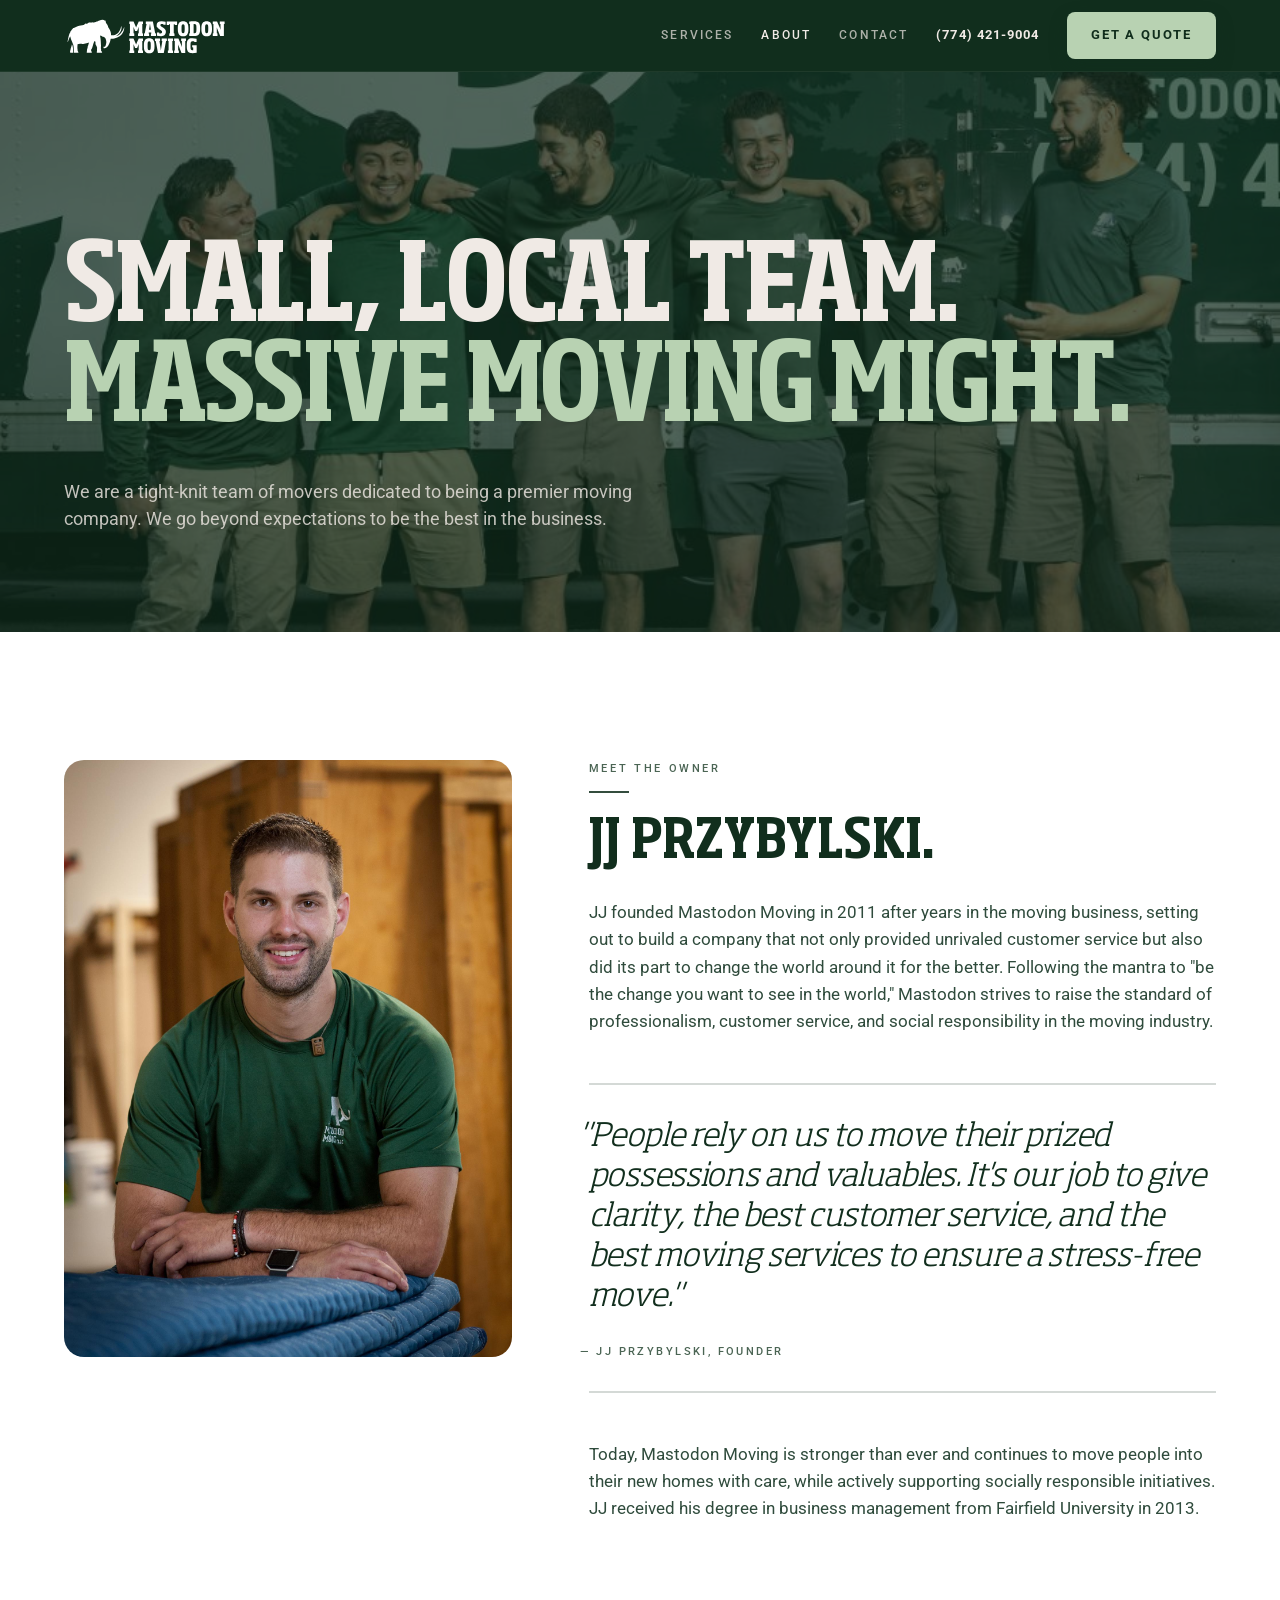
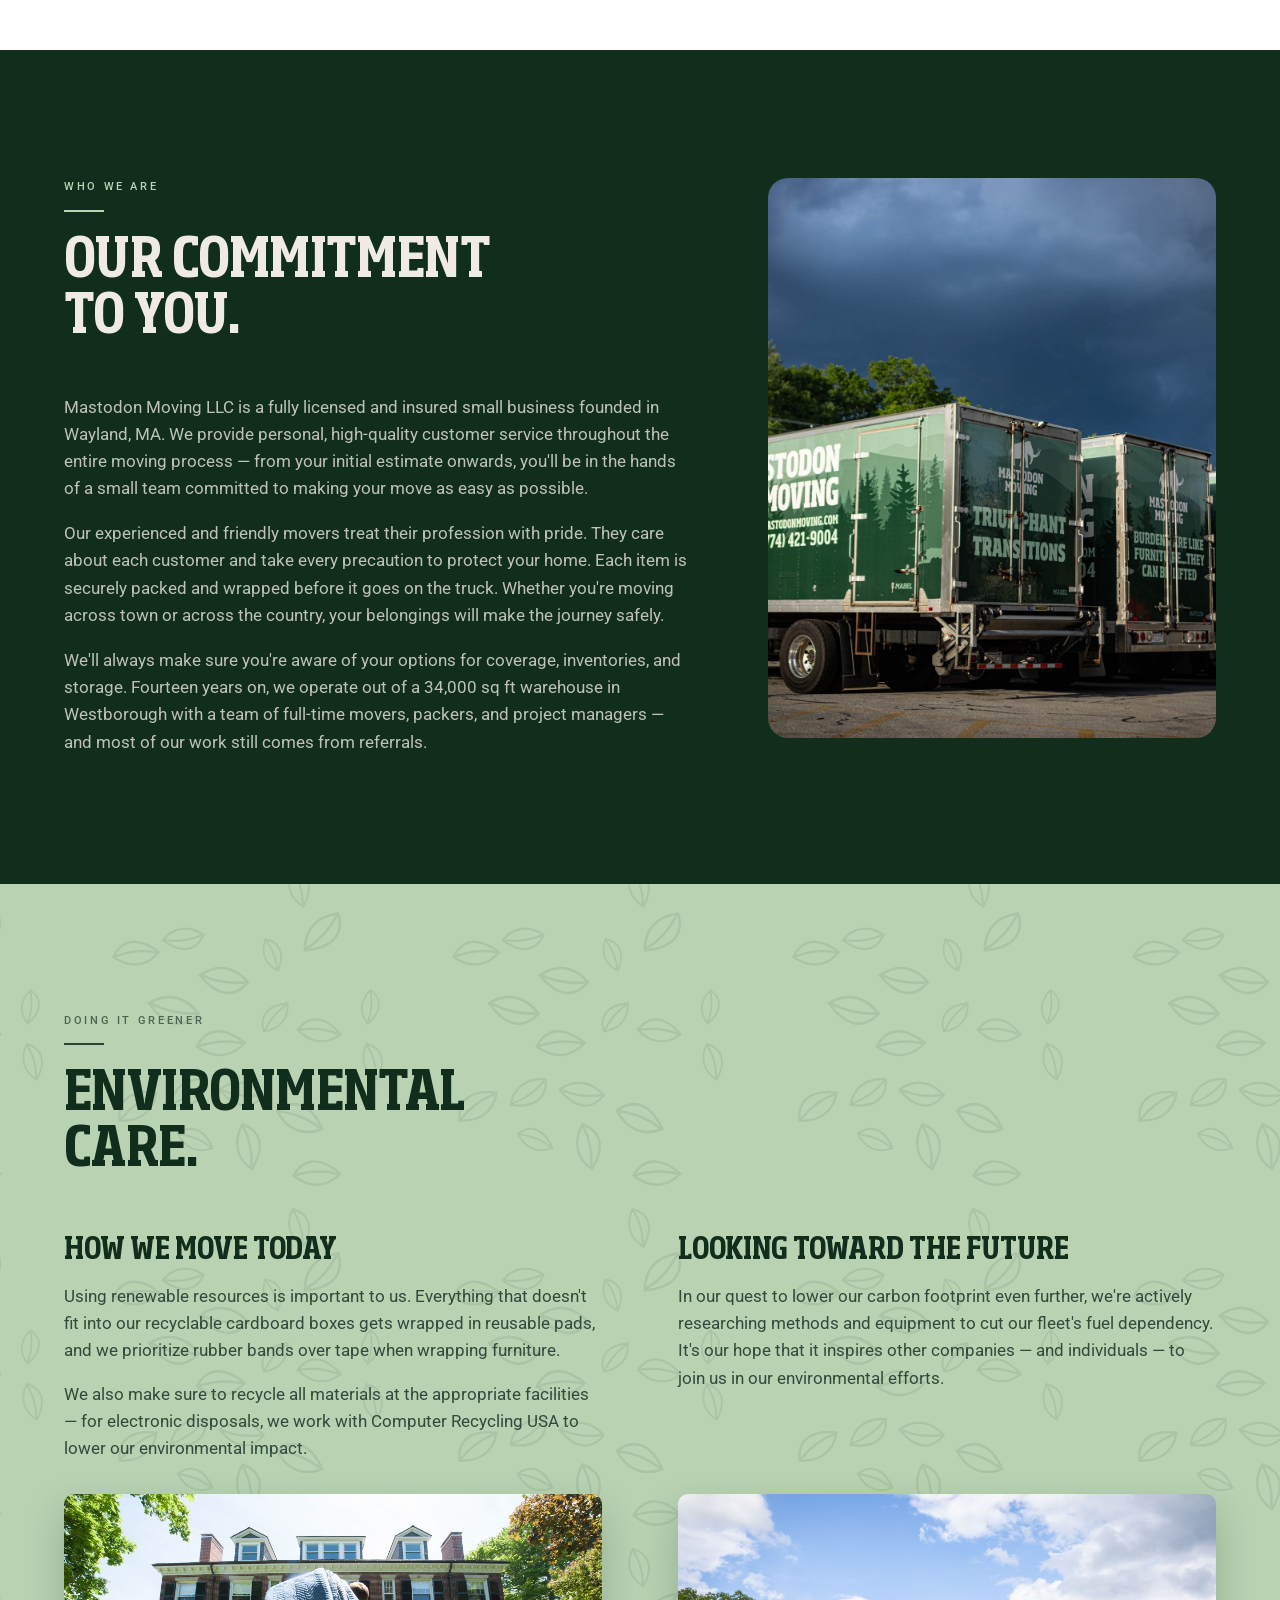
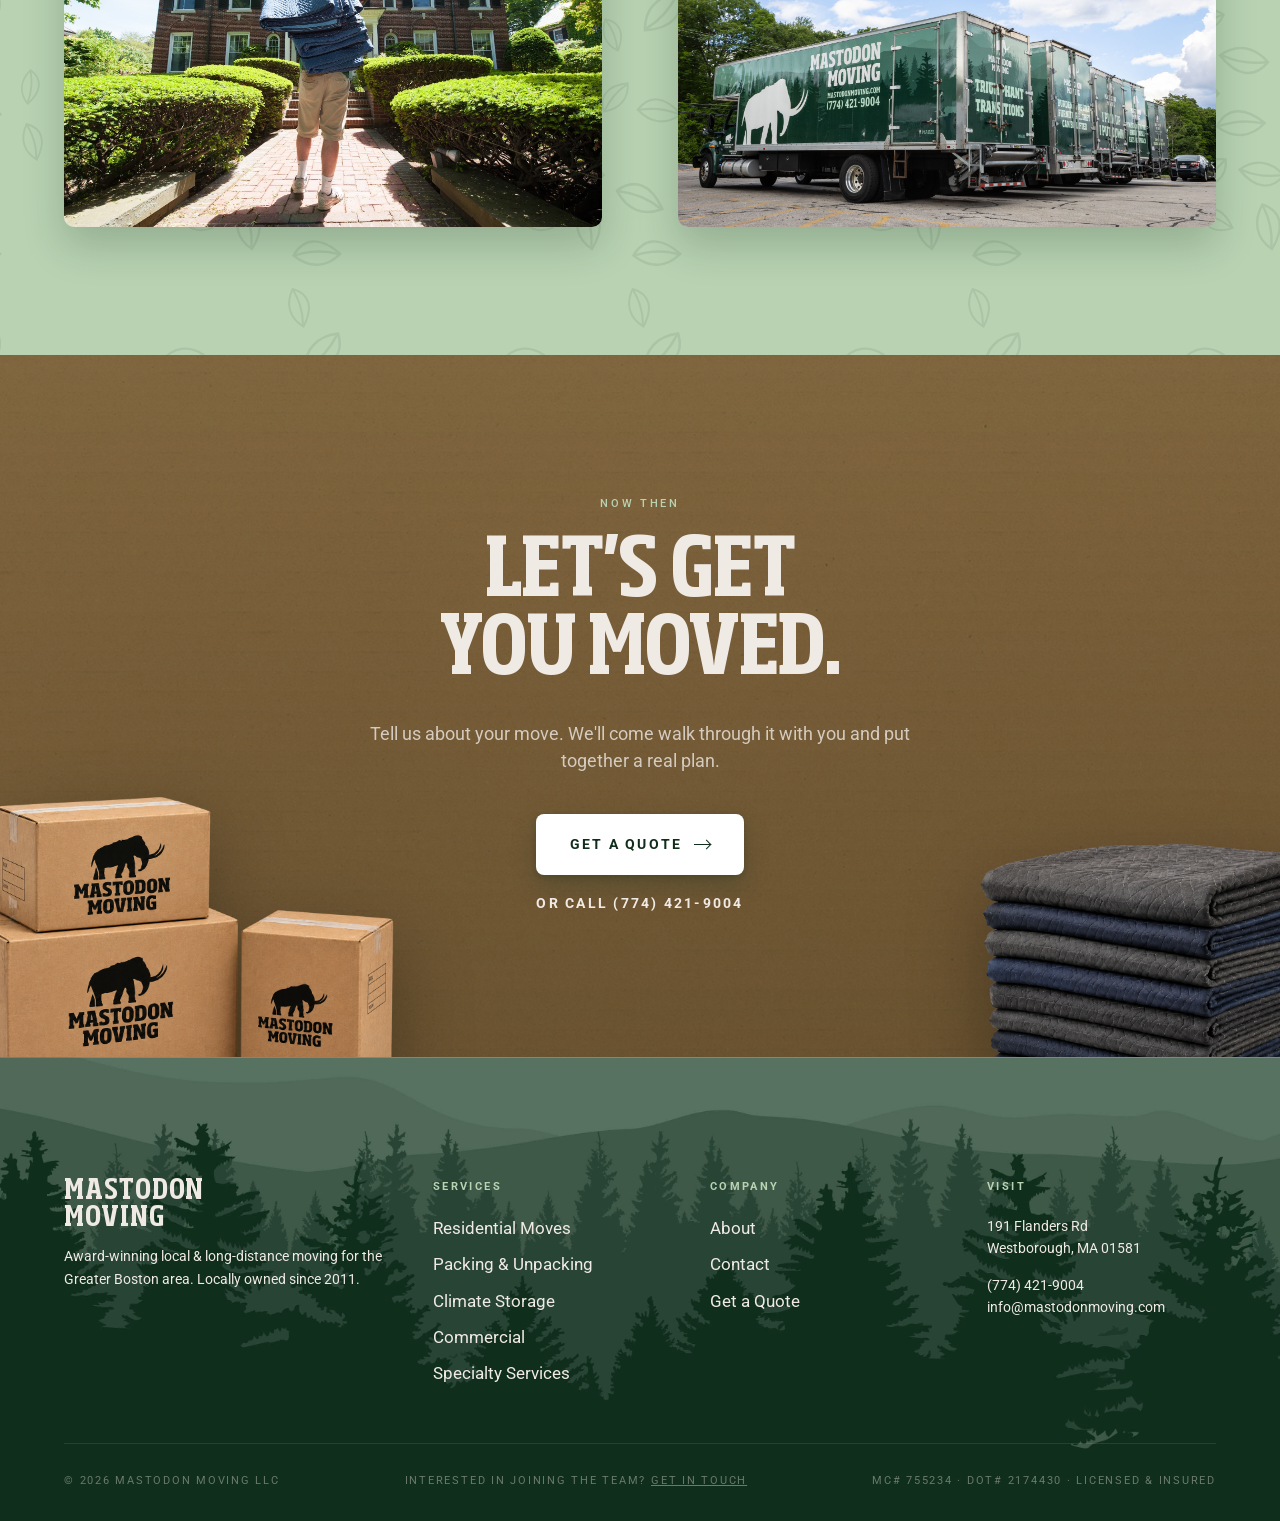
<file: about.html>
<!DOCTYPE html>
<html lang="en">
<head>
<meta charset="UTF-8">
<meta name="viewport" content="width=device-width, initial-scale=1.0">
<title>About — Mastodon Moving</title>
<link rel="stylesheet" href="shared/fonts.css">
<link rel="stylesheet" href="shared/styles.css">
<style>
.about-hero { position: relative; overflow: hidden; isolation: isolate; color: var(--cream); padding: calc(var(--nav-h) + 80px) var(--pad-x) 100px; }
.about-hero .hero-bg { position: absolute; inset: 0; z-index: -1; }
.about-hero .hero-bg img { position: absolute; inset: 0; width: 100%; height: 100%; object-fit: cover; border-radius: 0; display: block; }
.about-hero .hero-bg::after { content: ''; position: absolute; inset: 0; background: rgba(17,46,29,0.7); }
.about-hero .container { max-width: var(--maxw); margin: 0 auto; }
.about-hero .eyebrow { color: var(--mint); }
.about-hero .h-display { color: var(--cream); margin-top: 18px; max-width: 22ch; }
.about-hero .h-display .accent { color: var(--mint); }
.about-hero .lede { color: rgba(240,234,229,0.8); margin-top: 36px; max-width: 60ch; }

.story { background: var(--g900); color: var(--cream); padding: clamp(80px, 10vw, 130px) var(--pad-x); }
.story-grid { max-width: var(--maxw); margin: 0 auto; display: grid; grid-template-columns: 1.4fr 1fr; gap: clamp(40px, 6vw, 96px); align-items: start; }
.story h2 { font-family: 'SohoProCond', sans-serif; font-weight: 700; font-size: clamp(36px, 4.4vw, 56px); line-height: 1; letter-spacing: -0.01em; text-transform: uppercase; color: var(--cream); }
.story .col-body p { color: rgba(240,234,229,0.78); }
.story .col-body p + p { margin-top: 18px; }

.giving { background: var(--cream-2); padding: clamp(70px, 9vw, 110px) var(--pad-x); color: var(--g900); }
.giving-grid { max-width: var(--maxw); margin: 0 auto; display: grid; grid-template-columns: 1fr 1.4fr; gap: clamp(40px, 6vw, 96px); align-items: start; }
.giving h2 { font-family: 'SohoProCond', sans-serif; font-weight: 700; font-size: clamp(36px, 4.4vw, 56px); text-transform: uppercase; line-height: 1; }
.giving .body { color: var(--g700); margin-bottom: 28px; }
.giving-list { display: grid; grid-template-columns: 1fr 1fr; gap: 0 32px; list-style: none; margin: 0; padding: 0; }
.giving-list li { font-size: 15px; padding: 13px 0; border-bottom: 1px solid rgba(17,46,29,0.25); letter-spacing: 0.02em; }

.owner { background: var(--white); color: var(--g900); padding: clamp(80px, 10vw, 130px) var(--pad-x); }
.owner-grid { max-width: var(--maxw); margin: 0 auto; display: grid; grid-template-columns: 1fr 1.4fr; gap: clamp(40px, 6vw, 96px); align-items: start; }
.owner .col-media .ph { aspect-ratio: 3/4; width: 100%; }
.owner h2 { font-family: 'SohoProCond', sans-serif; font-weight: 700; font-size: clamp(36px, 4.4vw, 56px); line-height: 1; text-transform: uppercase; color: var(--g900); }
.owner .col-body p { color: var(--g700); }
.owner .col-body p + p { margin-top: 18px; }
.owner .pull-quote { margin: 48px 0; padding: 32px 0; border-top: 2px solid rgba(17,46,29,0.18); border-bottom: 2px solid rgba(17,46,29,0.18); font-family: 'SohoPro', sans-serif; font-weight: 300; font-size: clamp(22px, 2.5vw, 33px); line-height: 1.25; font-style: italic; letter-spacing: -0.01em; color: var(--g900); text-indent: -0.26em; hanging-punctuation: first; }
.owner .pull-quote cite { display: block; margin-top: 28px; font-style: normal; font-family: 'Roboto', sans-serif; font-size: 11px; font-weight: 500; letter-spacing: 0.22em; text-transform: uppercase; color: var(--g500); }

.enviro { position: relative; overflow: hidden; background: var(--mint); padding: clamp(80px, 10vw, 130px) var(--pad-x); }
.enviro::before { content: ""; position: absolute; inset: 0; z-index: 0; pointer-events: none; opacity: 0.085; background-repeat: repeat; background-size: 340px 340px; background-image: url("data:image/svg+xml;utf8,%3Csvg xmlns='http://www.w3.org/2000/svg' width='340' height='340' viewBox='0 0 340 340'%3E%3Cg fill='none' stroke='%23112E1D' stroke-width='2.8' stroke-linecap='round' vector-effect='non-scaling-stroke'%3E%3Cpath d='M0 0C22 4 34 20 32 44 8 46-4 30 0 0z' transform='translate(173.8 125.7) rotate(318) scale(0.93) translate(-15 -23)'/%3E%3Cpath d='M2 3C8 20 18 32 30 42' transform='translate(173.8 125.7) rotate(318) scale(0.93) translate(-15 -23)'/%3E%3Cpath d='M0 0C22 4 34 20 32 44 8 46-4 30 0 0z' transform='translate(183.5 54.6) rotate(298) scale(0.76) translate(-15 -23)'/%3E%3Cpath d='M2 3C8 20 18 32 30 42' transform='translate(183.5 54.6) rotate(298) scale(0.76) translate(-15 -23)'/%3E%3Cpath d='M0 0C22 4 34 20 32 44 8 46-4 30 0 0z' transform='translate(183.5 394.6) rotate(298) scale(0.76) translate(-15 -23)'/%3E%3Cpath d='M2 3C8 20 18 32 30 42' transform='translate(183.5 394.6) rotate(298) scale(0.76) translate(-15 -23)'/%3E%3Cpath d='M0 0C22 4 34 20 32 44 8 46-4 30 0 0z' transform='translate(224.0 96.0) rotate(314) scale(0.89) translate(-15 -23)'/%3E%3Cpath d='M2 3C8 20 18 32 30 42' transform='translate(224.0 96.0) rotate(314) scale(0.89) translate(-15 -23)'/%3E%3Cpath d='M0 0C22 4 34 20 32 44 8 46-4 30 0 0z' transform='translate(135.9 69.4) rotate(120) scale(0.84) translate(-15 -23)'/%3E%3Cpath d='M2 3C8 20 18 32 30 42' transform='translate(135.9 69.4) rotate(120) scale(0.84) translate(-15 -23)'/%3E%3Cpath d='M0 0C22 4 34 20 32 44 8 46-4 30 0 0z' transform='translate(-23.4 -50.5) rotate(124) scale(0.86) translate(-15 -23)'/%3E%3Cpath d='M2 3C8 20 18 32 30 42' transform='translate(-23.4 -50.5) rotate(124) scale(0.86) translate(-15 -23)'/%3E%3Cpath d='M0 0C22 4 34 20 32 44 8 46-4 30 0 0z' transform='translate(-23.4 289.5) rotate(124) scale(0.86) translate(-15 -23)'/%3E%3Cpath d='M2 3C8 20 18 32 30 42' transform='translate(-23.4 289.5) rotate(124) scale(0.86) translate(-15 -23)'/%3E%3Cpath d='M0 0C22 4 34 20 32 44 8 46-4 30 0 0z' transform='translate(316.6 -50.5) rotate(124) scale(0.86) translate(-15 -23)'/%3E%3Cpath d='M2 3C8 20 18 32 30 42' transform='translate(316.6 -50.5) rotate(124) scale(0.86) translate(-15 -23)'/%3E%3Cpath d='M0 0C22 4 34 20 32 44 8 46-4 30 0 0z' transform='translate(316.6 289.5) rotate(124) scale(0.86) translate(-15 -23)'/%3E%3Cpath d='M2 3C8 20 18 32 30 42' transform='translate(316.6 289.5) rotate(124) scale(0.86) translate(-15 -23)'/%3E%3Cpath d='M0 0C22 4 34 20 32 44 8 46-4 30 0 0z' transform='translate(-41.0 3.3) rotate(200) scale(0.72) translate(-15 -23)'/%3E%3Cpath d='M2 3C8 20 18 32 30 42' transform='translate(-41.0 3.3) rotate(200) scale(0.72) translate(-15 -23)'/%3E%3Cpath d='M0 0C22 4 34 20 32 44 8 46-4 30 0 0z' transform='translate(-41.0 343.3) rotate(200) scale(0.72) translate(-15 -23)'/%3E%3Cpath d='M2 3C8 20 18 32 30 42' transform='translate(-41.0 343.3) rotate(200) scale(0.72) translate(-15 -23)'/%3E%3Cpath d='M0 0C22 4 34 20 32 44 8 46-4 30 0 0z' transform='translate(299.0 3.3) rotate(200) scale(0.72) translate(-15 -23)'/%3E%3Cpath d='M2 3C8 20 18 32 30 42' transform='translate(299.0 3.3) rotate(200) scale(0.72) translate(-15 -23)'/%3E%3Cpath d='M0 0C22 4 34 20 32 44 8 46-4 30 0 0z' transform='translate(299.0 343.3) rotate(200) scale(0.72) translate(-15 -23)'/%3E%3Cpath d='M2 3C8 20 18 32 30 42' transform='translate(299.0 343.3) rotate(200) scale(0.72) translate(-15 -23)'/%3E%3Cpath d='M0 0C22 4 34 20 32 44 8 46-4 30 0 0z' transform='translate(272.4 70.5) rotate(194) scale(0.62) translate(-15 -23)'/%3E%3Cpath d='M2 3C8 20 18 32 30 42' transform='translate(272.4 70.5) rotate(194) scale(0.62) translate(-15 -23)'/%3E%3Cpath d='M0 0C22 4 34 20 32 44 8 46-4 30 0 0z' transform='translate(-17.4 48.6) rotate(258) scale(0.91) translate(-15 -23)'/%3E%3Cpath d='M2 3C8 20 18 32 30 42' transform='translate(-17.4 48.6) rotate(258) scale(0.91) translate(-15 -23)'/%3E%3Cpath d='M0 0C22 4 34 20 32 44 8 46-4 30 0 0z' transform='translate(-17.4 388.6) rotate(258) scale(0.91) translate(-15 -23)'/%3E%3Cpath d='M2 3C8 20 18 32 30 42' transform='translate(-17.4 388.6) rotate(258) scale(0.91) translate(-15 -23)'/%3E%3Cpath d='M0 0C22 4 34 20 32 44 8 46-4 30 0 0z' transform='translate(322.6 48.6) rotate(258) scale(0.91) translate(-15 -23)'/%3E%3Cpath d='M2 3C8 20 18 32 30 42' transform='translate(322.6 48.6) rotate(258) scale(0.91) translate(-15 -23)'/%3E%3Cpath d='M0 0C22 4 34 20 32 44 8 46-4 30 0 0z' transform='translate(322.6 388.6) rotate(258) scale(0.91) translate(-15 -23)'/%3E%3Cpath d='M2 3C8 20 18 32 30 42' transform='translate(322.6 388.6) rotate(258) scale(0.91) translate(-15 -23)'/%3E%3Cpath d='M0 0C22 4 34 20 32 44 8 46-4 30 0 0z' transform='translate(-20.9 146.9) rotate(132) scale(0.79) translate(-15 -23)'/%3E%3Cpath d='M2 3C8 20 18 32 30 42' transform='translate(-20.9 146.9) rotate(132) scale(0.79) translate(-15 -23)'/%3E%3Cpath d='M0 0C22 4 34 20 32 44 8 46-4 30 0 0z' transform='translate(319.1 146.9) rotate(132) scale(0.79) translate(-15 -23)'/%3E%3Cpath d='M2 3C8 20 18 32 30 42' transform='translate(319.1 146.9) rotate(132) scale(0.79) translate(-15 -23)'/%3E%3Cpath d='M0 0C22 4 34 20 32 44 8 46-4 30 0 0z' transform='translate(32.6 177.4) rotate(200) scale(0.68) translate(-15 -23)'/%3E%3Cpath d='M2 3C8 20 18 32 30 42' transform='translate(32.6 177.4) rotate(200) scale(0.68) translate(-15 -23)'/%3E%3Cpath d='M0 0C22 4 34 20 32 44 8 46-4 30 0 0z' transform='translate(372.6 177.4) rotate(200) scale(0.68) translate(-15 -23)'/%3E%3Cpath d='M2 3C8 20 18 32 30 42' transform='translate(372.6 177.4) rotate(200) scale(0.68) translate(-15 -23)'/%3E%3Cpath d='M0 0C22 4 34 20 32 44 8 46-4 30 0 0z' transform='translate(30.0 122.9) rotate(221) scale(0.62) translate(-15 -23)'/%3E%3Cpath d='M2 3C8 20 18 32 30 42' transform='translate(30.0 122.9) rotate(221) scale(0.62) translate(-15 -23)'/%3E%3Cpath d='M0 0C22 4 34 20 32 44 8 46-4 30 0 0z' transform='translate(370.0 122.9) rotate(221) scale(0.62) translate(-15 -23)'/%3E%3Cpath d='M2 3C8 20 18 32 30 42' transform='translate(370.0 122.9) rotate(221) scale(0.62) translate(-15 -23)'/%3E%3Cpath d='M0 0C22 4 34 20 32 44 8 46-4 30 0 0z' transform='translate(220.5 159.5) rotate(122) scale(0.88) translate(-15 -23)'/%3E%3Cpath d='M2 3C8 20 18 32 30 42' transform='translate(220.5 159.5) rotate(122) scale(0.88) translate(-15 -23)'/%3E%3Cpath d='M0 0C22 4 34 20 32 44 8 46-4 30 0 0z' transform='translate(241.7 209.6) rotate(313) scale(0.82) translate(-15 -23)'/%3E%3Cpath d='M2 3C8 20 18 32 30 42' transform='translate(241.7 209.6) rotate(313) scale(0.82) translate(-15 -23)'/%3E%3Cpath d='M0 0C22 4 34 20 32 44 8 46-4 30 0 0z' transform='translate(275.0 133.0) rotate(76) scale(0.68) translate(-15 -23)'/%3E%3Cpath d='M2 3C8 20 18 32 30 42' transform='translate(275.0 133.0) rotate(76) scale(0.68) translate(-15 -23)'/%3E%3Cpath d='M0 0C22 4 34 20 32 44 8 46-4 30 0 0z' transform='translate(188.9 208.9) rotate(270) scale(0.80) translate(-15 -23)'/%3E%3Cpath d='M2 3C8 20 18 32 30 42' transform='translate(188.9 208.9) rotate(270) scale(0.80) translate(-15 -23)'/%3E%3Cpath d='M0 0C22 4 34 20 32 44 8 46-4 30 0 0z' transform='translate(137.2 221.7) rotate(89) scale(0.85) translate(-15 -23)'/%3E%3Cpath d='M2 3C8 20 18 32 30 42' transform='translate(137.2 221.7) rotate(89) scale(0.85) translate(-15 -23)'/%3E%3Cpath d='M0 0C22 4 34 20 32 44 8 46-4 30 0 0z' transform='translate(195.4 255.9) rotate(148) scale(0.69) translate(-15 -23)'/%3E%3Cpath d='M2 3C8 20 18 32 30 42' transform='translate(195.4 255.9) rotate(148) scale(0.69) translate(-15 -23)'/%3E%3Cpath d='M0 0C22 4 34 20 32 44 8 46-4 30 0 0z' transform='translate(-40.1 234.6) rotate(148) scale(0.90) translate(-15 -23)'/%3E%3Cpath d='M2 3C8 20 18 32 30 42' transform='translate(-40.1 234.6) rotate(148) scale(0.90) translate(-15 -23)'/%3E%3Cpath d='M0 0C22 4 34 20 32 44 8 46-4 30 0 0z' transform='translate(299.9 234.6) rotate(148) scale(0.90) translate(-15 -23)'/%3E%3Cpath d='M2 3C8 20 18 32 30 42' transform='translate(299.9 234.6) rotate(148) scale(0.90) translate(-15 -23)'/%3E%3Cpath d='M0 0C22 4 34 20 32 44 8 46-4 30 0 0z' transform='translate(248.3 262.3) rotate(204) scale(0.84) translate(-15 -23)'/%3E%3Cpath d='M2 3C8 20 18 32 30 42' transform='translate(248.3 262.3) rotate(204) scale(0.84) translate(-15 -23)'/%3E%3C/g%3E%3C/svg%3E"); }
.enviro-head, .enviro-grid { position: relative; z-index: 1; }
.enviro-head { max-width: var(--maxw); margin: 0 auto 56px; }
.enviro-grid { max-width: var(--maxw); margin: 0 auto; display: grid; grid-template-columns: 1fr 1fr; gap: clamp(40px, 6vw, 96px); }
.enviro h3 { font-family: 'SohoProCond', sans-serif; font-weight: 700; font-size: clamp(24px, 2.4vw, 32px); text-transform: uppercase; line-height: 1.05; margin-bottom: 16px; }
.enviro-head h2 { font-family: 'SohoProCond', sans-serif; font-weight: 700; font-size: clamp(36px, 4.4vw, 56px); text-transform: uppercase; line-height: 1; letter-spacing: -0.01em; }
.enviro .body + .body { margin-top: 16px; }
.enviro-grid > div { display: flex; flex-direction: column; }
.enviro-img { margin-top: auto; padding-top: 32px; }
.enviro-img img { border-radius: 10px; box-shadow: 0 18px 40px rgba(17,46,29,0.22); }
.enviro-img img { display: block; width: 100%; height: clamp(220px, 26vw, 340px); object-fit: cover; }

.cta-strip { background-color: #977049; background-image: linear-gradient(rgba(128,98,52,0.76), rgba(104,78,40,0.82)), url('uploads/cardboard.jpg'); background-size: cover; background-position: center; color: var(--cream); padding: clamp(80px, 11vw, 140px) var(--pad-x); text-align: center; }
.cta-strip { position: relative; overflow: hidden; }
.cta-strip > .reveal { position: relative; z-index: 2; }
.cta-deco { position: absolute; z-index: 1; pointer-events: none; user-select: none; filter: drop-shadow(0 26px 38px rgba(0,0,0,0.32)); }
.cta-deco.boxes { left: clamp(-200px, -8vw, -80px); bottom: clamp(-110px, -6vw, -50px); width: clamp(360px, 40vw, 640px); }
.cta-deco.blankets { right: clamp(-210px, -8vw, -90px); bottom: clamp(-140px, -8vw, -70px); width: clamp(320px, 35vw, 575px); }
@media (max-width: 820px) { .cta-deco { display: none; } }
.cta-strip .h1 { margin-bottom: 28px; }
.cta-strip .btn-primary { background: #fff; color: var(--g900); }
.cta-strip .btn-primary:hover { background: var(--cream); }
.cta-strip .cta-phone { background: none; border: none; padding: 2px 0; color: var(--cream); box-shadow: none; }
.cta-strip .cta-phone:hover { background: none; color: var(--mint); box-shadow: none; }
.cta-strip .lede { margin: 0 auto 40px; color: rgba(240,234,229,0.78); }
.cta-strip .actions { display: inline-flex; flex-direction: column; gap: 16px; align-items: center; }

@media (max-width: 880px) {
  .story-grid, .giving-grid, .owner-grid, .enviro-grid { grid-template-columns: 1fr; }
  .giving-list { grid-template-columns: 1fr; }
}
</style>
</head>
<body data-page="about">

<div id="nav-mount"></div>

<main>

<section class="about-hero" data-screen-label="About Hero">
  <div class="hero-bg"><img src="uploads/Team.jpg" alt="The Mastodon Moving crew"></div>
  <div class="container reveal">
    <h1 class="h-display">Small, local team.<br><span class="accent">Massive moving might.</span></h1>
    <p class="lede">We are a tight-knit team of movers dedicated to being a premier moving company. We go beyond expectations to be the best in the business.</p>
  </div>
</section>

<section class="owner" data-screen-label="Meet the Owner">
  <div class="owner-grid">
    <div class="col-media reveal">
      <img src="uploads/jj-profile_lg.jpg" alt="JJ Przybylski" style="width:100%;aspect-ratio:3/4;object-fit:cover;display:block;">
    </div>
    <div class="col-body reveal">
      <div class="eyebrow">Meet the owner</div>
      <div class="rule" style="background: var(--g900); margin-top: 14px;"></div>
      <h2 style="margin-bottom: 28px;">JJ Przybylski.</h2>
      <p class="body">JJ founded Mastodon Moving in 2011 after years in the moving business, setting out to build a company that not only provided unrivaled customer service but also did its part to change the world around it for the better. Following the mantra to "be the change you want to see in the world," Mastodon strives to raise the standard of professionalism, customer service, and social responsibility in the moving industry.</p>
      <div class="pull-quote">
        "People rely on us to move their prized possessions and valuables. It's our job to give clarity, the best customer service, and the best moving services to ensure a stress-free move."
        <cite>— JJ Przybylski, founder</cite>
      </div>
      <p class="body">Today, Mastodon Moving is stronger than ever and continues to move people into their new homes with care, while actively supporting socially responsible initiatives. JJ received his degree in business management from Fairfield University in 2013.</p>
    </div>
  </div>
</section>

<section class="story" data-screen-label="Who We Are">
  <div class="story-grid">
    <div>
      <div class="eyebrow on-dark">Who we are</div>
      <div class="rule mint" style="margin-top: 14px;"></div>
      <h2 class="reveal">Our commitment<br>to you.</h2>
      <div class="col-body reveal body" style="margin-top:48px;">
        <p>Mastodon Moving LLC is a fully licensed and insured small business founded in Wayland, MA. We provide personal, high-quality customer service throughout the entire moving process — from your initial estimate onwards, you'll be in the hands of a small team committed to making your move as easy as possible.</p>
        <p>Our experienced and friendly movers treat their profession with pride. They care about each customer and take every precaution to protect your home. Each item is securely packed and wrapped before it goes on the truck. Whether you're moving across town or across the country, your belongings will make the journey safely.</p>
        <p>We'll always make sure you're aware of your options for coverage, inventories, and storage. Fourteen years on, we operate out of a 34,000 sq ft warehouse in Westborough with a team of full-time movers, packers, and project managers — and most of our work still comes from referrals.</p>
      </div>
    </div>
    <div class="reveal">
      <img src="uploads/Trucks.jpg" alt="Mastodon Moving truck fleet" style="width:100%;aspect-ratio:4/5;object-fit:cover;object-position:center center;display:block;">
    </div>
  </div>
</section>

<section class="enviro" data-screen-label="Environmental Care">
  <div class="enviro-head reveal">
    <div class="eyebrow">Doing it greener</div>
    <div class="rule" style="background: var(--g900); margin-top: 14px;"></div>
    <h2 class="reveal">Environmental<br>care.</h2>
  </div>
  <div class="enviro-grid">
    <div class="reveal">
      <h3>How we move today</h3>
      <p class="body">Using renewable resources is important to us. Everything that doesn't fit into our recyclable cardboard boxes gets wrapped in reusable pads, and we prioritize rubber bands over tape when wrapping furniture.</p>
      <p class="body">We also make sure to recycle all materials at the appropriate facilities — for electronic disposals, we work with Computer Recycling USA to lower our environmental impact.</p>
      <div class="enviro-img"><img src="uploads/carrying-pads2.jpeg" alt="A Mastodon mover carrying a stack of reusable moving pads up to a home"></div>
    </div>
    <div class="reveal">
      <h3>Looking toward the future</h3>
      <p class="body">In our quest to lower our carbon footprint even further, we're actively researching methods and equipment to cut our fleet's fuel dependency. It's our hope that it inspires other companies — and individuals — to join us in our environmental efforts.</p>
      <div class="enviro-img"><img src="uploads/4Z2A7344.jpg" alt="Mastodon Moving's fleet of green box trucks lined up under a blue sky"></div>
    </div>
  </div>
</section>

<section class="cta-strip" data-screen-label="CTA">
  <img class="cta-deco boxes" src="uploads/boxes2.png" alt="" aria-hidden="true">
  <img class="cta-deco blankets" src="uploads/blankets.png" alt="" aria-hidden="true">
  <div class="reveal">
    <div class="eyebrow on-dark" style="margin-bottom: 24px;">Now then</div>
    <h2 class="h1">Let's get<br>you moved.</h2>
    <p class="lede">Tell us about your move. We'll come walk through it with you and put together a real plan.</p>
    <div class="actions">
      <a href="quote.html" class="btn btn-primary">Get a quote <span class="arrow"></span></a>
      <a href="tel:7744219004" class="btn cta-phone">Or call (774) 421-9004</a>
    </div>
  </div>
</section>

</main>

<div id="footer-mount"></div>
<script src="shared/chrome.js"></script>
</body>
</html>
</file>
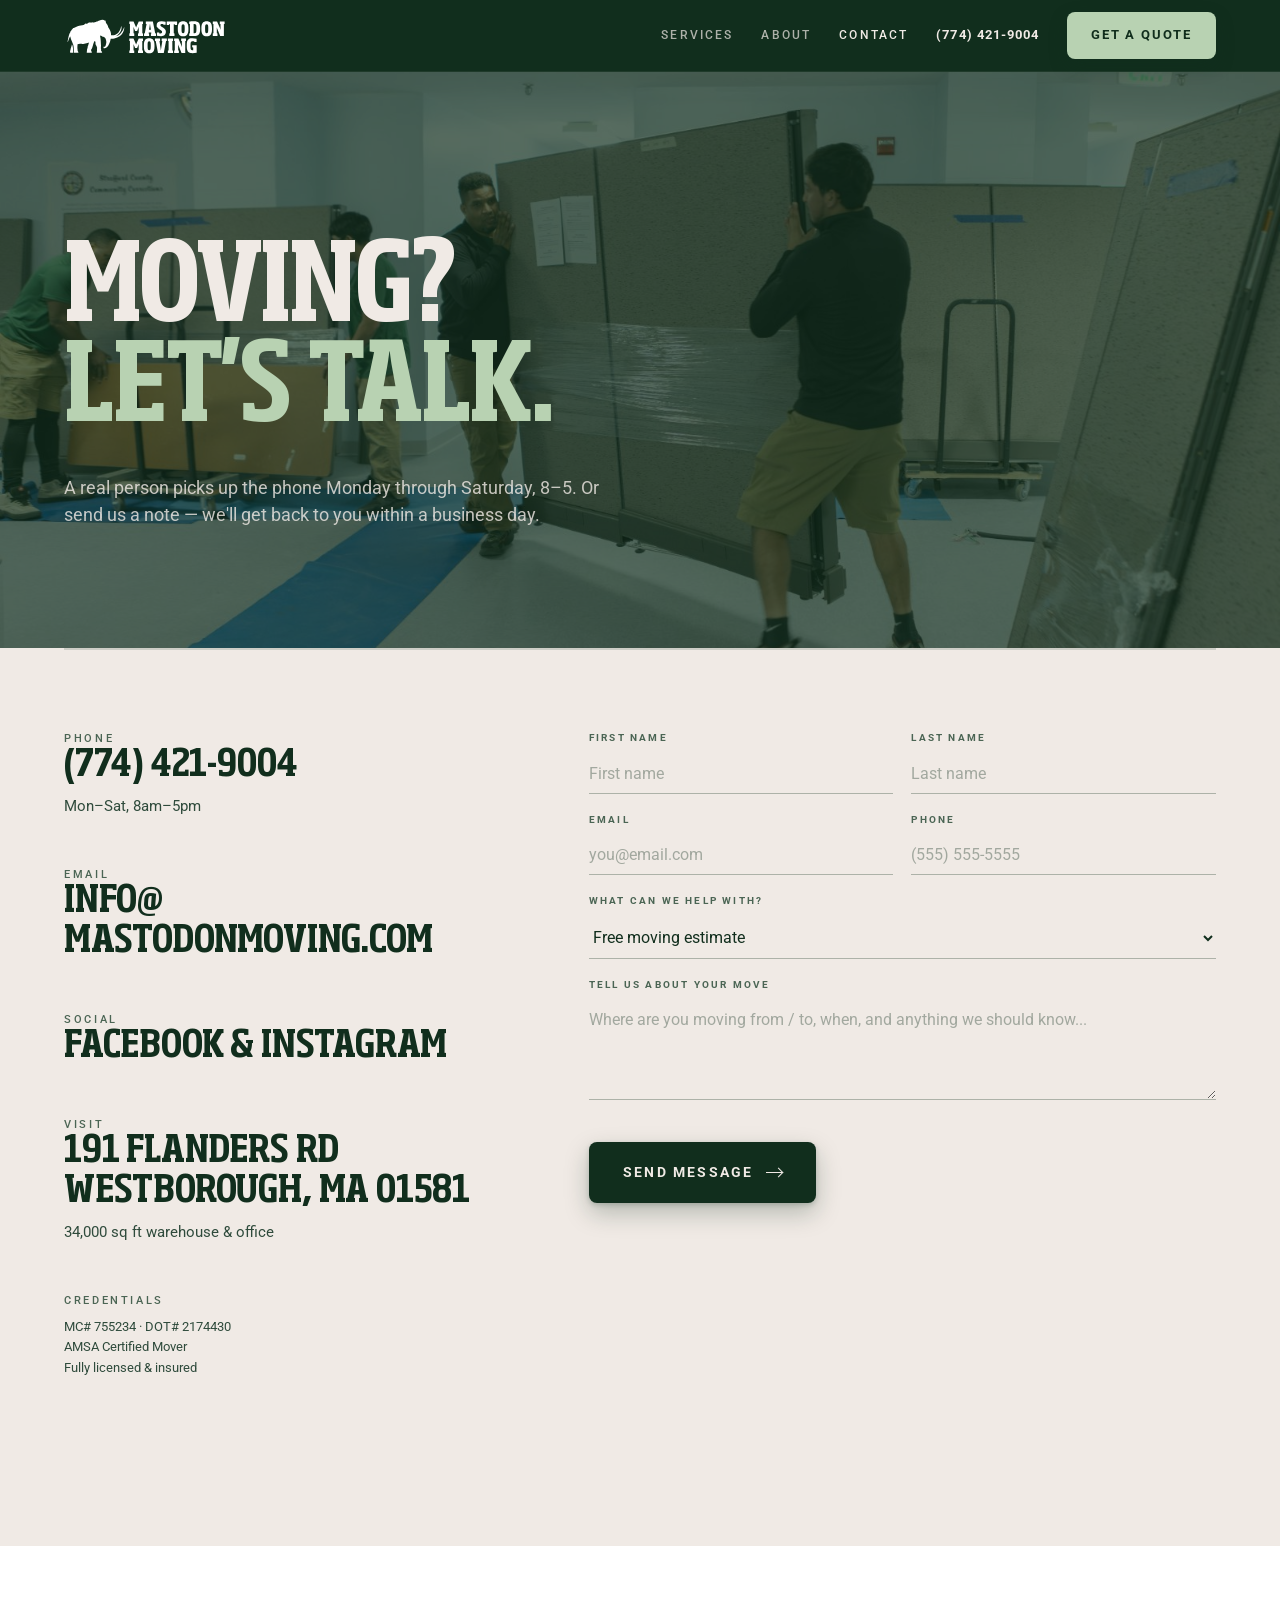
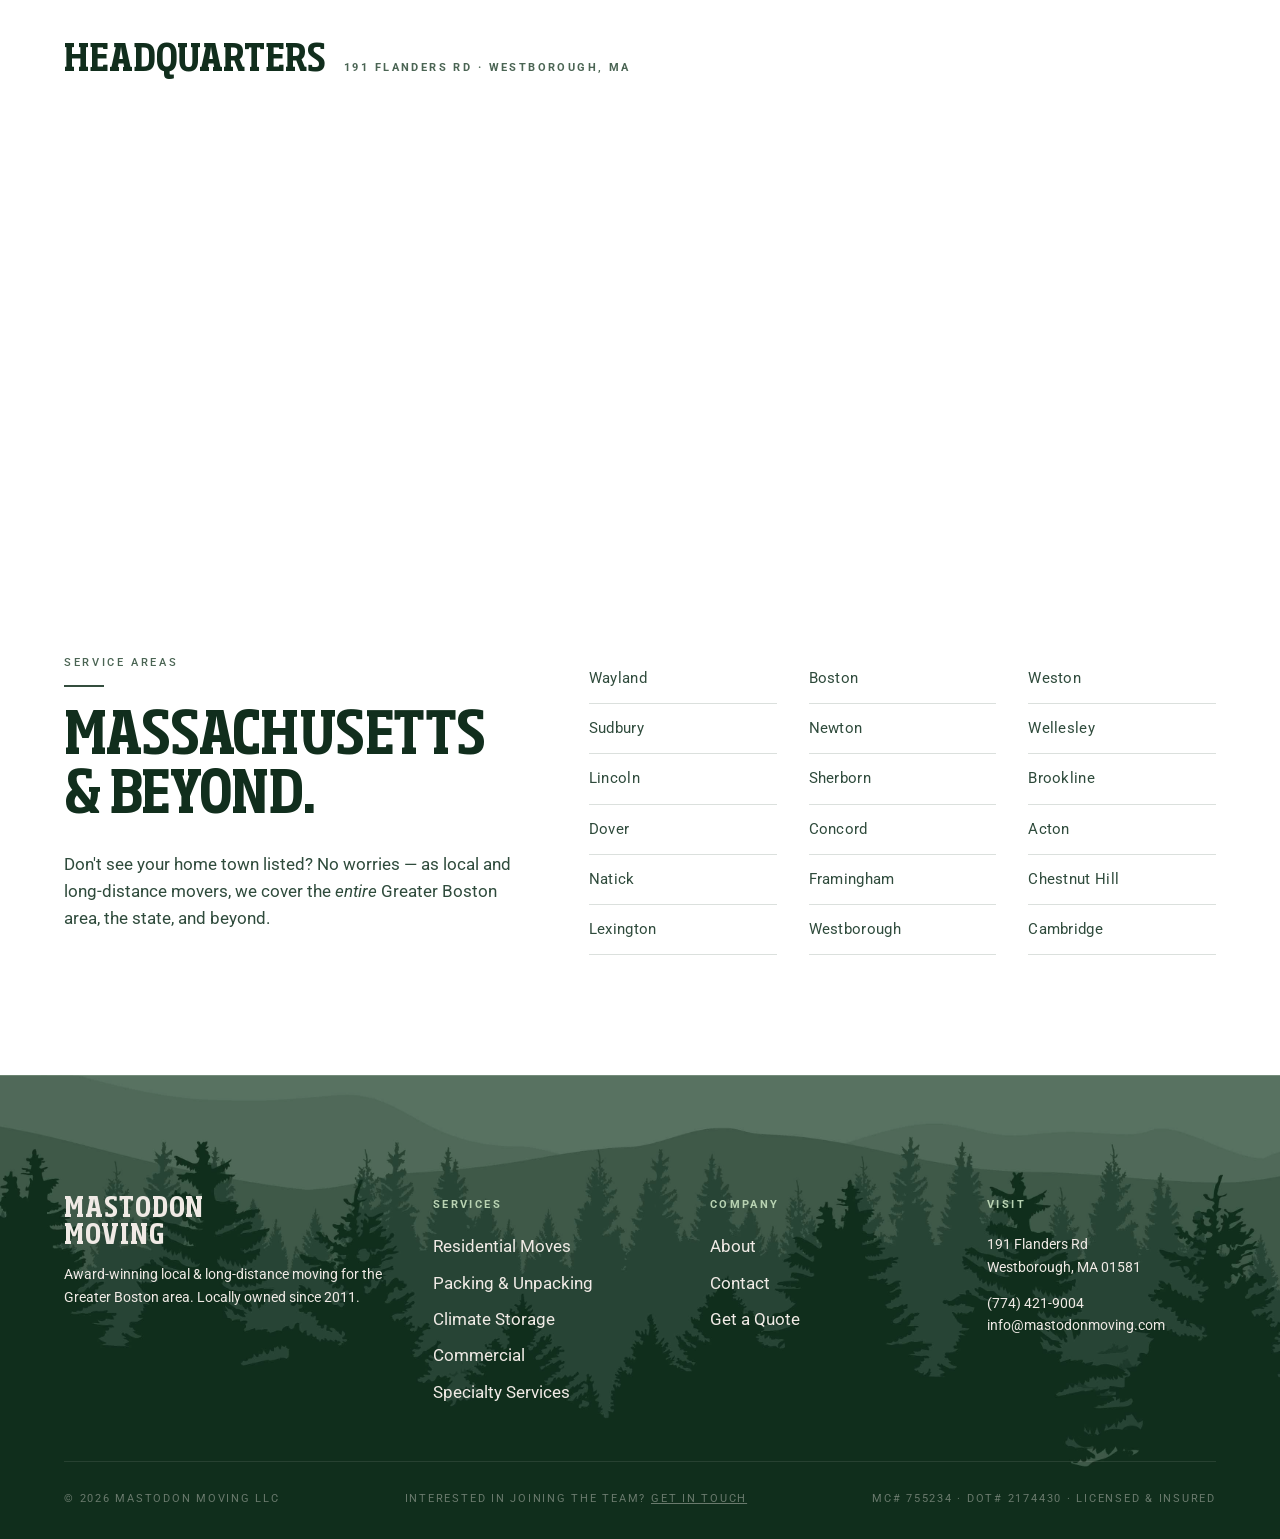
<file: contact.html>
<!DOCTYPE html>
<html lang="en">
<head>
<meta charset="UTF-8">
<meta name="viewport" content="width=device-width, initial-scale=1.0">
<title>Contact — Mastodon Moving</title>
<link rel="stylesheet" href="shared/fonts.css">
<link rel="stylesheet" href="shared/styles.css">
<style>
.contact-hero {
  position: relative;
  overflow: hidden;
  isolation: isolate;
  color: var(--cream);
  padding: calc(var(--nav-h) + 80px) var(--pad-x) clamp(80px, 10vw, 120px);
}
.contact-hero .hero-bg { position: absolute; inset: 0; z-index: -1; }
.contact-hero .hero-bg img { position: absolute; inset: 0; width: 100%; height: 100%; object-fit: cover; border-radius: 0; display: block; }
.contact-hero .hero-bg::after { content: ''; position: absolute; inset: 0; background: rgba(17,46,29,0.7); }
.contact-hero .container { max-width: var(--maxw); margin: 0 auto; }
.contact-hero .eyebrow { color: var(--mint); }
.contact-hero .h-display { color: var(--cream); margin-top: 18px; }
.contact-hero .lede { color: rgba(240,234,229,0.8) !important; }

.contact-grid {
  background: var(--cream);
  color: var(--g900);
  padding: 0 var(--pad-x) clamp(80px, 10vw, 120px);
}
.contact-grid-inner {
  max-width: var(--maxw);
  margin: 0 auto;
  display: grid;
  grid-template-columns: 1fr 1.4fr;
  gap: clamp(40px, 6vw, 96px);
  padding-top: 80px;
  border-top: 2px solid rgba(17,46,29,0.15);
}
@media (max-width: 880px) { .contact-grid-inner { grid-template-columns: 1fr; padding-top: 48px; } }
@media (max-width: 560px) { .areas-list { grid-template-columns: 1fr; } }
.contact-info-block { margin-bottom: 48px; }
.contact-info-block .eyebrow.on-dark { margin-bottom: 14px; }
.contact-info-block .big {
  font-family: 'SohoProCond', sans-serif;
  font-weight: 700;
  font-size: clamp(28px, 3vw, 38px);
  line-height: 1.05;
  text-transform: uppercase;
  letter-spacing: -0.005em;
}
.contact-info-block .big a { color: var(--g900); }
.contact-info-block .big a:hover { color: var(--g500); }
.contact-info-block p { font-size: 15px; line-height: 1.55; color: var(--g700); margin-top: 8px; }

/* Light form overrides */
.contact-grid .field label { color: var(--g500); }
.contact-grid .field input, .contact-grid .field select, .contact-grid .field textarea { border-bottom-color: rgba(17,46,29,0.3); color: var(--g900); }
.contact-grid .field input::placeholder, .contact-grid .field textarea::placeholder { color: rgba(17,46,29,0.35); }
.contact-grid .field input:focus, .contact-grid .field textarea:focus, .contact-grid .field select:focus { border-color: var(--g900); }

/* ─── Service areas (structure from original site) ─── */
.areas { background: var(--white); padding: 24px var(--pad-x) clamp(80px, 10vw, 120px); }
.areas-inner { max-width: var(--maxw); margin: 0 auto; display: grid; grid-template-columns: 1fr 1.4fr; gap: clamp(40px, 6vw, 96px); align-items: start; }
.areas-list { list-style: none; margin: 0; padding: 0; display: grid; grid-template-columns: repeat(3, 1fr); gap: 0 32px; }
.areas-list li { padding: 13px 0; border-bottom: 1px solid rgba(17,46,29,0.15); font-size: 15px; letter-spacing: 0.02em; color: var(--g700); }
@media (max-width: 880px) { .areas-inner { grid-template-columns: 1fr; } .areas-list { grid-template-columns: 1fr 1fr; } }

.map-strip {
  background: var(--white);
  padding: 0 var(--pad-x) 0;
}
.map-head { max-width: var(--maxw); margin: 0 auto 32px; display: flex; align-items: baseline; gap: 18px; flex-wrap: wrap; }
.map-head h2 { font-family: 'SohoProCond', sans-serif; font-weight: 700; font-size: clamp(28px, 3vw, 40px); text-transform: uppercase; line-height: 1; }
.map-head .loc { font-size: 11px; font-weight: 700; letter-spacing: 0.22em; text-transform: uppercase; color: var(--g500); }
.map-ph {
  max-width: var(--maxw);
  margin: 0 auto;
  border-radius: 20px;
  aspect-ratio: 21/9;
  position: relative;
  overflow: hidden;
}
.map-ph .ph { width: 100%; height: 100%; }
</style>
</head>
<body data-page="contact">

<div id="nav-mount"></div>

<main>

<section class="contact-hero" data-screen-label="Contact Hero">
  <div class="hero-bg"><img src="uploads/office-move-crew.jpg" alt="Mastodon Moving crew relocating an office"></div>
  <div class="container reveal">
    <h1 class="h-display">Moving?<br><em style="font-style:normal;color:var(--mint);">Let's talk.</em></h1>
    <p class="lede" style="margin-top: 32px;">A real person picks up the phone Monday through Saturday, 8–5. Or send us a note — we'll get back to you within a business day.</p>
  </div>
</section>

<section class="contact-grid" data-screen-label="Contact Info">
  <div class="contact-grid-inner">
    <div class="reveal">
      <div class="contact-info-block">
        <div class="eyebrow">Phone</div>
        <div class="big"><a href="tel:7744219004">(774) 421-9004</a></div>
        <p>Mon–Sat, 8am–5pm</p>
      </div>
      <div class="contact-info-block">
        <div class="eyebrow">Email</div>
        <div class="big"><a href="mailto:info@mastodonmoving.com">info@<br>mastodonmoving.com</a></div>
      </div>
      <div class="contact-info-block">
        <div class="eyebrow">Social</div>
        <div class="big"><a href="https://www.facebook.com/mastodonmoving">Facebook</a> &amp; <a href="https://www.instagram.com/mastodonmoving">Instagram</a></div>
      </div>
      <div class="contact-info-block">
        <div class="eyebrow">Visit</div>
        <div class="big">191 Flanders Rd<br>Westborough, MA 01581</div>
        <p>34,000 sq ft warehouse &amp; office</p>
      </div>
      <div class="contact-info-block">
        <div class="eyebrow">Credentials</div>
        <p style="font-size: 13px;">MC# 755234 · DOT# 2174430<br>AMSA Certified Mover<br>Fully licensed &amp; insured</p>
      </div>
    </div>

    <form class="reveal" onsubmit="event.preventDefault(); alert('Thanks — we\\'ll be in touch within a business day.'); this.reset();">
      <div class="form-row">
        <div class="field"><label>First name</label><input type="text" required placeholder="First name"></div>
        <div class="field"><label>Last name</label><input type="text" required placeholder="Last name"></div>
      </div>
      <div class="form-row">
        <div class="field"><label>Email</label><input type="email" required placeholder="you@email.com"></div>
        <div class="field"><label>Phone</label><input type="tel" id="contact-phone" placeholder="(555) 555-5555"></div>
      </div>
      <div class="form-row full">
        <div class="field">
          <label>What can we help with?</label>
          <select>
            <option>Free moving estimate</option>
            <option>Storage inquiry</option>
            <option>Commercial / office move</option>
            <option>Custom crating</option>
            <option>Property manager / contractor</option>
            <option>General question</option>
          </select>
        </div>
      </div>
      <div class="form-row full">
        <div class="field">
          <label>Tell us about your move</label>
          <textarea placeholder="Where are you moving from / to, when, and anything we should know..."></textarea>
        </div>
      </div>
      <button type="submit" class="btn btn-dark" style="margin-top: 16px;">Send message <span class="arrow"></span></button>
    </form>
  </div>
</section>

<section class="map-strip" data-screen-label="Map" style="padding-top: clamp(60px, 8vw, 96px); padding-bottom: 24px;">
  <div class="map-head reveal">
    <h2>Headquarters</h2>
    <span class="loc">191 Flanders Rd · Westborough, MA</span>
  </div>
  <div class="map-ph">
    <iframe src="https://www.google.com/maps?q=191+Flanders+Rd,+Westborough,+MA+01581&output=embed" width="100%" height="100%" style="border:0;display:block;" loading="lazy" referrerpolicy="no-referrer-when-downgrade" title="Mastodon Moving headquarters map"></iframe>
  </div>
</section>

<section class="areas" data-screen-label="Service Areas">
  <div class="areas-inner">
    <div class="reveal">
      <div class="eyebrow">Service areas</div>
      <div class="rule" style="background: var(--g900); margin-top: 14px;"></div>
      <h2 class="h2">Massachusetts<br>&amp; beyond.</h2>
      <p class="body" style="margin-top: 24px;">Don't see your home town listed? No worries — as local and long-distance movers, we cover the <em>entire</em> Greater Boston area, the state, and beyond.</p>
    </div>
    <ul class="areas-list reveal">
      <li>Wayland</li>
      <li>Boston</li>
      <li>Weston</li>
      <li>Sudbury</li>
      <li>Newton</li>
      <li>Wellesley</li>
      <li>Lincoln</li>
      <li>Sherborn</li>
      <li>Brookline</li>
      <li>Dover</li>
      <li>Concord</li>
      <li>Acton</li>
      <li>Natick</li>
      <li>Framingham</li>
      <li>Chestnut Hill</li>
      <li>Lexington</li>
      <li>Westborough</li>
      <li>Cambridge</li>
    </ul>
  </div>
</section>

</main>

<div id="footer-mount"></div>
<script src="shared/chrome.js"></script>
<script>
(function(){
  const el = document.getElementById('contact-phone');
  if (!el) return;
  el.addEventListener('input', () => {
    const d = el.value.replace(/\D/g, '').slice(0, 10);
    let out = d;
    if (d.length > 6) out = `(${d.slice(0,3)}) ${d.slice(3,6)}-${d.slice(6)}`;
    else if (d.length > 3) out = `(${d.slice(0,3)}) ${d.slice(3)}`;
    else if (d.length > 0) out = `(${d}`;
    el.value = out;
  });
})();
</script>
</body>
</html>
</file>
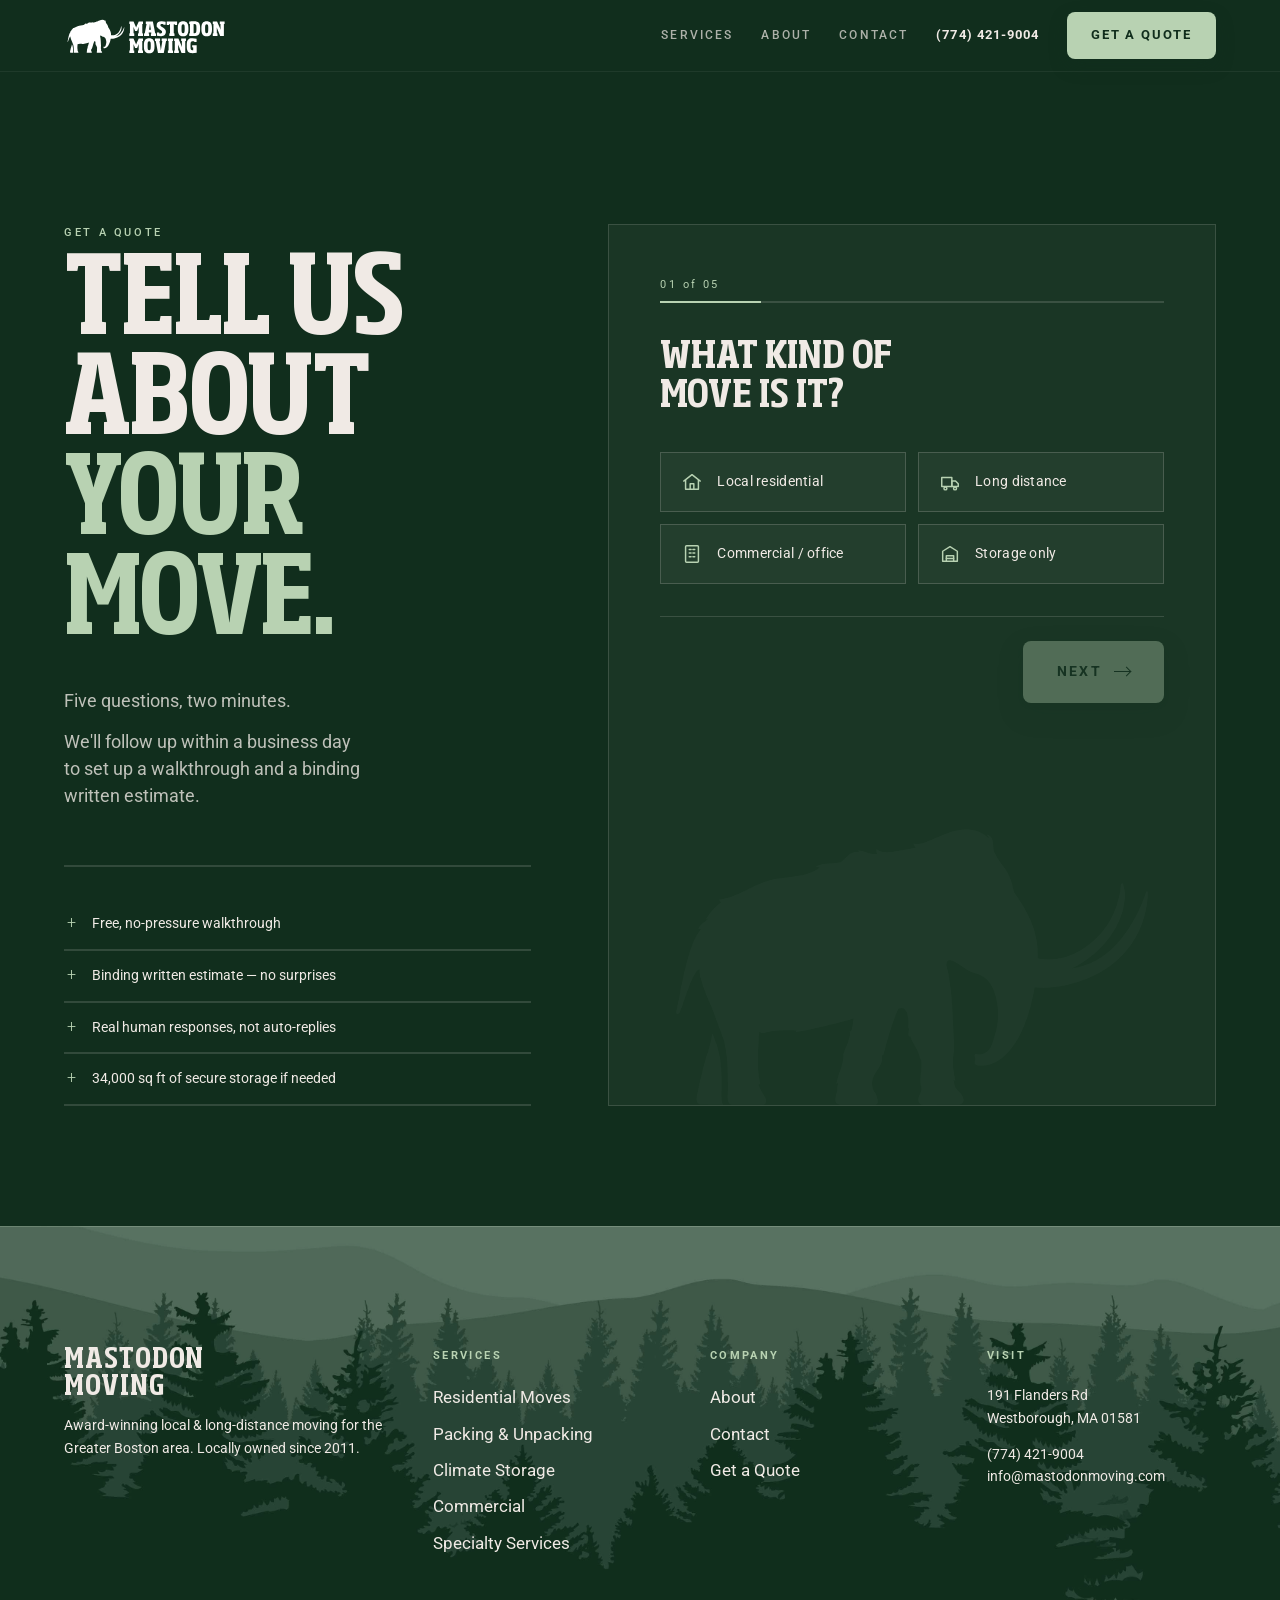
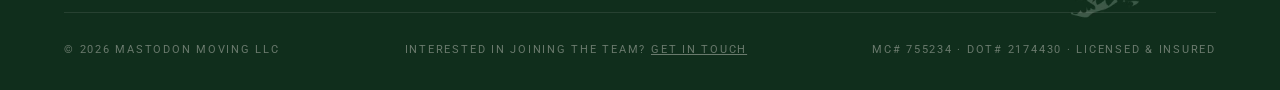
<file: quote.html>
<!DOCTYPE html>
<html lang="en">
<head>
<meta charset="UTF-8">
<meta name="viewport" content="width=device-width, initial-scale=1.0">
<title>Request a Quote — Mastodon Moving</title>
<link rel="stylesheet" href="shared/fonts.css">
<link rel="stylesheet" href="shared/styles.css">
<style>
.quote-page {
  background: var(--g900);
  color: var(--cream);
  min-height: 100vh;
  padding: calc(var(--nav-h) + 80px) var(--pad-x) clamp(80px, 10vw, 120px);
}
.quote-grid {
  max-width: var(--maxw);
  margin: 0 auto;
  display: grid;
  grid-template-columns: 1fr 1.3fr;
  gap: clamp(40px, 6vw, 96px);
}

.quote-side .h-display { margin-top: 14px; max-width: 10ch; line-height: 0.92; }
.quote-side .lede { color: rgba(240,234,229,0.78); margin-top: 32px; max-width: 36ch; }
.quote-perks {
  list-style: none;
  margin-top: 56px;
  padding-top: 32px;
  border-top: 2px solid rgba(240,234,229,0.15);
}
.quote-perks li {
  padding: 14px 0;
  border-bottom: 2px solid rgba(240,234,229,0.15);
  display: flex;
  align-items: baseline;
  gap: 14px;
  font-size: 14px;
}
.quote-perks li::before {
  content: '+';
  display: block;
  width: 14px;
  font-size: 16px;
  font-weight: 300;
  line-height: 1;
  color: var(--mint);
  flex-shrink: 0;
  text-align: center;
}

.form-card {
  position: relative;
  overflow: hidden;
  background: rgba(240,234,229,0.04);
  border: 1px solid rgba(240,234,229,0.15);
  padding: clamp(32px, 4vw, 56px);
}
.form-card::after {
  content: "";
  position: absolute;
  left: 50%;
  transform: translateX(-50%);
  bottom: 0;
  width: 78%;
  aspect-ratio: 1242 / 726;
  background: url('uploads/mastodon-mark.png') no-repeat center bottom / contain;
  opacity: 0.022;
  pointer-events: none;
  z-index: 0;
}
.form-card > * { position: relative; z-index: 1; }
.form-card .step-counter {
  font-family: 'Roboto', monospace;
  font-size: 11px;
  letter-spacing: 0.22em;
  color: var(--mint);
  margin-bottom: 8px;
}
.form-card h2 {
  font-family: 'SohoProCond', sans-serif;
  font-weight: 700;
  font-size: clamp(28px, 3vw, 40px);
  text-transform: uppercase;
  line-height: 1;
  margin-bottom: 36px;
}
.progress-bar {
  height: 2px;
  background: rgba(240,234,229,0.15);
  margin-bottom: 36px;
  position: relative;
}
.progress-fill {
  position: absolute; left: 0; top: 0;
  height: 100%;
  background: var(--mint);
  transition: width .4s ease;
}

.choice-grid {
  display: grid;
  grid-template-columns: 1fr 1fr;
  gap: 12px;
  margin-bottom: 24px;
}
.choice {
  padding: 18px 20px;
  background: rgba(240,234,229,0.04);
  border: 1px solid rgba(240,234,229,0.18);
  cursor: pointer;
  font-size: 14px;
  letter-spacing: 0.02em;
  transition: all .15s;
  text-align: left;
}
.choice { display: flex; align-items: center; gap: 14px; }
.choice .c-icon { width: 22px; height: 22px; flex-shrink: 0; color: var(--mint); transition: color .2s; }
.choice .c-icon svg { width: 100%; height: 100%; display: block; }
.choice.on .c-icon { color: var(--g900); }
.choice-hint { font-size: 13px; color: rgba(240,234,229,0.55); margin: -8px 0 24px; }
.choice:hover { border-color: rgba(240,234,229,0.4); }
.choice.on { background: var(--mint); color: var(--g900); border-color: var(--mint); }

.step { display: none; }
.step.on { display: block; }

.form-actions {
  display: flex;
  justify-content: space-between;
  align-items: center;
  margin-top: 32px;
  padding-top: 24px;
  border-top: 1px solid rgba(240,234,229,0.15);
}
.btn-back {
  font-size: 11px;
  letter-spacing: 0.22em;
  text-transform: uppercase;
  color: rgba(240,234,229,0.6);
  background: none;
  padding: 10px 0;
}
.btn-back:hover { color: var(--cream); }
.btn-back.hidden { visibility: hidden; }

.success {
  text-align: center;
  padding: 40px 0;
}
.success h3 {
  font-family: 'SohoProCond', sans-serif;
  font-weight: 700;
  font-size: clamp(36px, 4vw, 56px);
  text-transform: uppercase;
  line-height: 1;
  margin-bottom: 24px;
}
.success p { color: rgba(240,234,229,0.78); max-width: 40ch; margin: 0 auto; }

@media (max-width: 880px) {
  .quote-grid { grid-template-columns: 1fr; }
  .choice-grid { grid-template-columns: 1fr; }
}
</style>
</head>
<body data-page="quote">

<div id="nav-mount"></div>

<main>

<section class="quote-page" data-screen-label="Quote">
  <div class="quote-grid">

    <aside class="quote-side reveal">
      <div class="eyebrow on-dark">Get a quote</div>
      <h1 class="h-display">Tell us<br>about<br><em style="color: var(--mint); font-style: normal;">your move.</em></h1>
      <p class="lede">Five questions, two minutes.</p>
      <p class="lede" style="margin-top: 14px;"> We'll follow up within a business day to set up a walkthrough and a binding written estimate.</p>
      <ul class="quote-perks">
        <li>Free, no-pressure walkthrough</li>
        <li>Binding written estimate — no surprises</li>
        <li>Real human responses, not auto-replies</li>
        <li>34,000 sq ft of secure storage if needed</li>
      </ul>
    </aside>

    <div class="form-card reveal">
      <div class="step-counter"><span id="step-num">01</span> of 05</div>
      <div class="progress-bar"><div class="progress-fill" id="progress" style="width: 20%"></div></div>

      <!-- Step 1: type -->
      <div class="step on" data-step="1">
        <h2>What kind of<br>move is it?</h2>
        <div class="choice-grid">
          <button class="choice" data-field="type" data-val="Local residential"><span class="c-icon"><svg viewBox="0 0 24 24" fill="none" stroke="currentColor" stroke-width="1.6" stroke-linecap="round" stroke-linejoin="round"><path d="M3 11l9-7 9 7"/><path d="M5 10v10h14V10"/><path d="M10 20v-6h4v6"/></svg></span><span class="c-label">Local residential</span></button>
          <button class="choice" data-field="type" data-val="Long distance"><span class="c-icon"><svg viewBox="0 0 24 24" fill="none" stroke="currentColor" stroke-width="1.6" stroke-linecap="round" stroke-linejoin="round"><path d="M3 17h11V7H3z"/><path d="M14 11h4l3 3v3h-7z"/><circle cx="7" cy="19" r="1.6"/><circle cx="17.5" cy="19" r="1.6"/></svg></span><span class="c-label">Long distance</span></button>
          <button class="choice" data-field="type" data-val="Commercial / office"><span class="c-icon"><svg viewBox="0 0 24 24" fill="none" stroke="currentColor" stroke-width="1.6" stroke-linecap="round" stroke-linejoin="round"><rect x="5" y="3" width="14" height="18" rx="1"/><path d="M9 7h2M13 7h2M9 11h2M13 11h2M9 15h2M13 15h2"/></svg></span><span class="c-label">Commercial / office</span></button>
          <button class="choice" data-field="type" data-val="Storage only"><span class="c-icon"><svg viewBox="0 0 24 24" fill="none" stroke="currentColor" stroke-width="1.6" stroke-linecap="round" stroke-linejoin="round"><path d="M4 9l8-5 8 5v11H4z"/><path d="M8 20v-6h8v6"/><path d="M8 17h8"/></svg></span><span class="c-label">Storage only</span></button>
        </div>
      </div>

      <!-- Step 2: size -->
      <div class="step" data-step="2">
        <h2 id="step2-title">How big is<br>the move?</h2>
        <div class="choice-grid" id="size-grid-home">
          <button class="choice" data-field="size" data-val="Studio / 1BR"><span class="c-icon"><svg viewBox="0 0 24 24" fill="none" stroke="currentColor" stroke-width="1.6" stroke-linecap="round" stroke-linejoin="round"><path d="M8 13l4-4 4 4v7H8z"/><path d="M11 20v-3.5h2V20"/></svg></span><span class="c-label">Studio / 1BR</span></button>
          <button class="choice" data-field="size" data-val="2 BR"><span class="c-icon"><svg viewBox="0 0 24 24" fill="none" stroke="currentColor" stroke-width="1.6" stroke-linecap="round" stroke-linejoin="round"><path d="M4 12l8-5 8 5v8H4z"/><path d="M10.5 20v-4h3v4"/></svg></span><span class="c-label">2 BR</span></button>
          <button class="choice" data-field="size" data-val="3 BR"><span class="c-icon"><svg viewBox="0 0 24 24" fill="none" stroke="currentColor" stroke-width="1.6" stroke-linecap="round" stroke-linejoin="round"><path d="M5 9l7-5 7 5v11H5z"/><path d="M5 14h14"/><path d="M10.5 20v-3.5h3V20"/></svg></span><span class="c-label">3 BR</span></button>
          <button class="choice" data-field="size" data-val="4+ BR"><span class="c-icon"><svg viewBox="0 0 24 24" fill="none" stroke="currentColor" stroke-width="1.6" stroke-linecap="round" stroke-linejoin="round"><path d="M3 8l6-4 6 4v12H3z"/><path d="M15 13l3-2.5 3 2.5v7h-6"/><path d="M3 13h12"/><path d="M7.7 20v-3.5h2.6V20"/></svg></span><span class="c-label">4+ BR</span></button>
          <button class="choice" data-field="size" data-val="Office"><span class="c-icon"><svg viewBox="0 0 24 24" fill="none" stroke="currentColor" stroke-width="1.6" stroke-linecap="round" stroke-linejoin="round"><rect x="4" y="4" width="16" height="16" rx="1"/><path d="M8 8h2M14 8h2M8 12h2M14 12h2M10 20v-4h4v4"/></svg></span><span class="c-label">Office</span></button>
          <button class="choice" data-field="size" data-val="Not sure"><span class="c-icon"><svg viewBox="0 0 24 24" fill="none" stroke="currentColor" stroke-width="1.6" stroke-linecap="round" stroke-linejoin="round"><circle cx="12" cy="12" r="9"/><path d="M9.5 9.5a2.6 2.6 0 1 1 3.6 2.4c-.7.3-1.1.9-1.1 1.7v.4"/><path d="M12 17.5v.01"/></svg></span><span class="c-label">Not sure</span></button>
        </div>
        <div class="choice-grid" id="size-grid-office" style="display:none">
          <button class="choice" data-field="size" data-val="Under 1,000 sq ft"><span class="c-icon"><svg viewBox="0 0 24 24" fill="none" stroke="currentColor" stroke-width="1.6" stroke-linecap="round" stroke-linejoin="round"><rect x="7" y="8" width="10" height="12" rx="0.5"/><path d="M10 11h1.5M13 11h1.5M10 14h1.5M13 14h1.5"/><path d="M11 20v-3h2v3"/></svg></span><span class="c-label">Under 1,000 sq ft</span></button>
          <button class="choice" data-field="size" data-val="1,000-3,000 sq ft"><span class="c-icon"><svg viewBox="0 0 24 24" fill="none" stroke="currentColor" stroke-width="1.6" stroke-linecap="round" stroke-linejoin="round"><rect x="5" y="6" width="14" height="14" rx="0.5"/><path d="M8 9h2M13 9h2M8 12.5h2M13 12.5h2"/><path d="M10.5 20v-3.5h3V20"/></svg></span><span class="c-label">1,000–3,000 sq ft</span></button>
          <button class="choice" data-field="size" data-val="3,000-10,000 sq ft"><span class="c-icon"><svg viewBox="0 0 24 24" fill="none" stroke="currentColor" stroke-width="1.6" stroke-linecap="round" stroke-linejoin="round"><rect x="3" y="4" width="10" height="16" rx="0.5"/><path d="M15 10h6v10h-6"/><path d="M5.5 7h2M9.5 7h2M5.5 11h2M9.5 11h2M5.5 15h2M9.5 15h2"/><path d="M17 13h2M17 16.5h2"/></svg></span><span class="c-label">3,000–10,000 sq ft</span></button>
          <button class="choice" data-field="size" data-val="10,000+ sq ft"><span class="c-icon"><svg viewBox="0 0 24 24" fill="none" stroke="currentColor" stroke-width="1.6" stroke-linecap="round" stroke-linejoin="round"><path d="M3 20V9h5v11"/><path d="M8 20V4h8v16"/><path d="M16 20v-8h5v8"/><path d="M10.5 7h3M10.5 11h3M10.5 15h3"/></svg></span><span class="c-label">10,000+ sq ft</span></button>
          <button class="choice" data-field="size" data-val="Not sure (office)"><span class="c-icon"><svg viewBox="0 0 24 24" fill="none" stroke="currentColor" stroke-width="1.6" stroke-linecap="round" stroke-linejoin="round"><circle cx="12" cy="12" r="9"/><path d="M9.5 9.5a2.6 2.6 0 1 1 3.6 2.4c-.7.3-1.1.9-1.1 1.7v.4"/><path d="M12 17.5v.01"/></svg></span><span class="c-label">Not sure</span></button>
        </div>
      </div>

      <!-- Step 3: locations -->
      <div class="step" data-step="3">
        <h2 id="step3-title">Where are<br>we going?</h2>
        <div class="form-row" id="address-row">
          <div class="field"><label>Moving from</label><input type="text" id="from" placeholder="City or zip"></div>
          <div class="field"><label>Moving to</label><input type="text" id="to" placeholder="City or zip"></div>
        </div>
        <div class="form-row full">
          <div class="field"><label id="date-label">Approximate move date</label><input type="text" id="date" placeholder="e.g. Late June, or 6/24"></div>
        </div>
      </div>

      <!-- Step 4: services -->
      <div class="step" data-step="4">
        <h2>What additional<br>services do you<br>anticipate needing?</h2>
        <div class="choice-grid" id="extras">
          <button class="choice" data-extra="Packing"><span class="c-icon"><svg viewBox="0 0 24 24" fill="none" stroke="currentColor" stroke-width="1.6" stroke-linecap="round" stroke-linejoin="round"><path d="M4 9h16v11H4z"/><path d="M4 9l3-5h10l3 5"/><path d="M12 9v11"/><path d="M10 12.5h4"/></svg></span><span class="c-label">Packing</span></button>
          <button class="choice" data-extra="Unpacking"><span class="c-icon"><svg viewBox="0 0 24 24" fill="none" stroke="currentColor" stroke-width="1.6" stroke-linecap="round" stroke-linejoin="round"><path d="M4 9h16v11H4z"/><path d="M4 9L2 4.5l5.5-1L12 9"/><path d="M20 9l2-4.5-5.5-1L12 9"/></svg></span><span class="c-label">Unpacking</span></button>
          <button class="choice" data-extra="Storage"><span class="c-icon"><svg viewBox="0 0 24 24" fill="none" stroke="currentColor" stroke-width="1.6" stroke-linecap="round" stroke-linejoin="round"><path d="M4 9l8-5 8 5v11H4z"/><path d="M8 20v-6h8v6"/><path d="M8 17h8"/></svg></span><span class="c-label">Storage</span></button>
          <button class="choice" data-extra="Custom crating"><span class="c-icon"><svg viewBox="0 0 24 24" fill="none" stroke="currentColor" stroke-width="1.6" stroke-linecap="round" stroke-linejoin="round"><path d="M3 9h15v11H3z"/><path d="M3 9l2.5-2.5h15L18 9"/><path d="M18 9l2.5-2.5v11L18 20"/><path d="M3 14.5h15"/><path d="M8 9v11"/></svg></span><span class="c-label">Custom crating</span></button>
          <button class="choice" data-extra="Piano / specialty"><span class="c-icon"><svg viewBox="0 0 24 24" fill="none" stroke="currentColor" stroke-width="1.6" stroke-linecap="round" stroke-linejoin="round"><path d="M4 14.5V9c0-3.6 2.7-6.5 6.2-6.5S16.4 5.4 16.4 9c0 1.6 1 2.4 2.2 2.4 1.3 0 2 .9 2 2.1v1z"/><path d="M4 14.5h16.6V19H4z"/><path d="M7.3 14.5v4.5M10.6 14.5v4.5M13.9 14.5v4.5M17.2 14.5v4.5"/></svg></span><span class="c-label">Piano / specialty</span></button>
          <button class="choice" data-extra="None"><span class="c-icon"><svg viewBox="0 0 24 24" fill="none" stroke="currentColor" stroke-width="1.6" stroke-linecap="round" stroke-linejoin="round"><circle cx="12" cy="12" r="9"/><path d="M8 12h8"/></svg></span><span class="c-label">None of these</span></button>
        </div>
        <p class="choice-hint">Select all that apply.</p>
      </div>

      <!-- Step 5: contact -->
      <div class="step" data-step="5">
        <h2>How can we<br>reach you?</h2>
        <div class="form-row">
          <div class="field"><label>Name</label><input type="text" id="name" required placeholder="Your name"></div>
          <div class="field"><label>Phone</label><input type="tel" id="phone" placeholder="(555) 555-5555"></div>
        </div>
        <div class="form-row full">
          <div class="field"><label>Email</label><input type="email" id="email" required placeholder="you@email.com"></div>
        </div>
        <div class="form-row full">
          <div class="field"><label>Anything else?</label><textarea id="notes" placeholder="Special items, access notes, questions..."></textarea></div>
        </div>
      </div>

      <!-- Success -->
      <div class="step" data-step="6">
        <div class="success">
          <h3>Got it.<br>Talk soon.</h3>
          <p>One of our team members will be in touch within a business day to schedule your walkthrough. If it's urgent, ring us at <a href="tel:7744219004" style="color:var(--mint);">(774) 421-9004</a>.</p>
        </div>
      </div>

      <div class="form-actions" id="actions">
        <button class="btn-back hidden" id="back">← Back</button>
        <button class="btn btn-primary" id="next">Next <span class="arrow"></span></button>
      </div>
    </div>

  </div>
</section>

</main>

<div id="footer-mount"></div>
<script src="shared/chrome.js"></script>
<script>
(function() {
  const state = { step: 1, type: '', size: '', extras: new Set() };
  const totalSteps = 5;
  const nextBtn = document.getElementById('next');

  function isStorageOnly() { return state.type === 'Storage only'; }
  function isCommercial() { return state.type === 'Commercial / office'; }

  function updateStep2UI() {
    const office = isCommercial();
    document.getElementById('size-grid-home').style.display = office ? 'none' : '';
    document.getElementById('size-grid-office').style.display = office ? '' : 'none';
    document.getElementById('step2-title').innerHTML = office ? 'How big is<br>the space?' : 'How big is<br>the move?';
  }

  function isValid() {
    switch (state.step) {
      case 1: return !!state.type;
      case 2: return !!state.size;
      case 3: return isStorageOnly() ||
                     (document.getElementById('from').value.trim().length > 0 &&
                      document.getElementById('to').value.trim().length > 0);
      case 4: return state.extras.size > 0;
      case 5: return document.getElementById('name').value.trim().length > 0 &&
                     document.getElementById('email').value.trim().length > 0;
      default: return true;
    }
  }

  function updateStep3UI() {
    const storage = isStorageOnly();
    document.getElementById('address-row').style.display = storage ? 'none' : '';
    document.getElementById('step3-title').innerHTML = storage ? 'When do you<br>need storage?' : 'Where are<br>we going?';
    document.getElementById('date-label').textContent = storage ? 'Approximate start date' : 'Approximate move date';
  }

  function updateNext() {
    const valid = isValid();
    nextBtn.disabled = !valid;
    nextBtn.style.opacity = valid ? '' : '0.35';
    nextBtn.style.cursor = valid ? '' : 'not-allowed';
    nextBtn.style.transform = valid ? '' : 'none';
  }

  function showStep(n) {
    document.querySelectorAll('.step').forEach(s => s.classList.toggle('on', +s.dataset.step === n));
    document.getElementById('step-num').textContent = String(Math.min(n, totalSteps)).padStart(2,'0');
    document.getElementById('progress').style.width = (Math.min(n, totalSteps) / totalSteps * 100) + '%';
    document.getElementById('back').classList.toggle('hidden', n === 1 || n > totalSteps);
    if (n > totalSteps) {
      document.getElementById('actions').style.display = 'none';
    } else {
      document.getElementById('actions').style.display = '';
      nextBtn.innerHTML = (n === totalSteps ? 'Submit' : 'Next') + ' <span class="arrow"></span>';
      if (n === 2) updateStep2UI();
      if (n === 3) updateStep3UI();
      updateNext();
    }
  }

  // Single-choice buttons
  document.querySelectorAll('.choice[data-field]').forEach(btn => {
    btn.addEventListener('click', () => {
      const f = btn.dataset.field;
      document.querySelectorAll(`.choice[data-field="${f}"]`).forEach(b => b.classList.remove('on'));
      btn.classList.add('on');
      if (f === 'type' && state.type !== btn.dataset.val) {
        state.size = null;
        document.querySelectorAll('.choice[data-field="size"]').forEach(b => b.classList.remove('on'));
      }
      state[f] = btn.dataset.val;
      updateNext();
    });
  });

  // Multi-choice extras
  document.querySelectorAll('#extras .choice').forEach(btn => {
    btn.addEventListener('click', () => {
      const v = btn.dataset.extra;
      if (v === 'None') {
        document.querySelectorAll('#extras .choice').forEach(b => b.classList.remove('on'));
        state.extras.clear();
      } else {
        document.querySelector('#extras .choice[data-extra="None"]').classList.remove('on');
      }
      btn.classList.toggle('on');
      if (state.extras.has(v)) state.extras.delete(v); else state.extras.add(v);
      updateNext();
    });
  });

  // Phone auto-formatting: (774) 421-9004
  const phoneEl = document.getElementById('phone');
  if (phoneEl) {
    phoneEl.addEventListener('input', () => {
      const d = phoneEl.value.replace(/\D/g, '').slice(0, 10);
      let out = d;
      if (d.length > 6) out = `(${d.slice(0,3)}) ${d.slice(3,6)}-${d.slice(6)}`;
      else if (d.length > 3) out = `(${d.slice(0,3)}) ${d.slice(3)}`;
      else if (d.length > 0) out = `(${d}`;
      phoneEl.value = out;
    });
  }

  // Text input steps
  ['from', 'to', 'name', 'email'].forEach(id => {
    const el = document.getElementById(id);
    if (el) el.addEventListener('input', updateNext);
  });

  nextBtn.addEventListener('click', () => {
    if (!isValid()) return;
    state.step = Math.min(state.step + 1, totalSteps + 1);
    showStep(state.step);
  });
  document.getElementById('back').addEventListener('click', () => {
    state.step = Math.max(state.step - 1, 1);
    showStep(state.step);
  });

  showStep(1);
})();
</script>
</body>
</html>
</file>
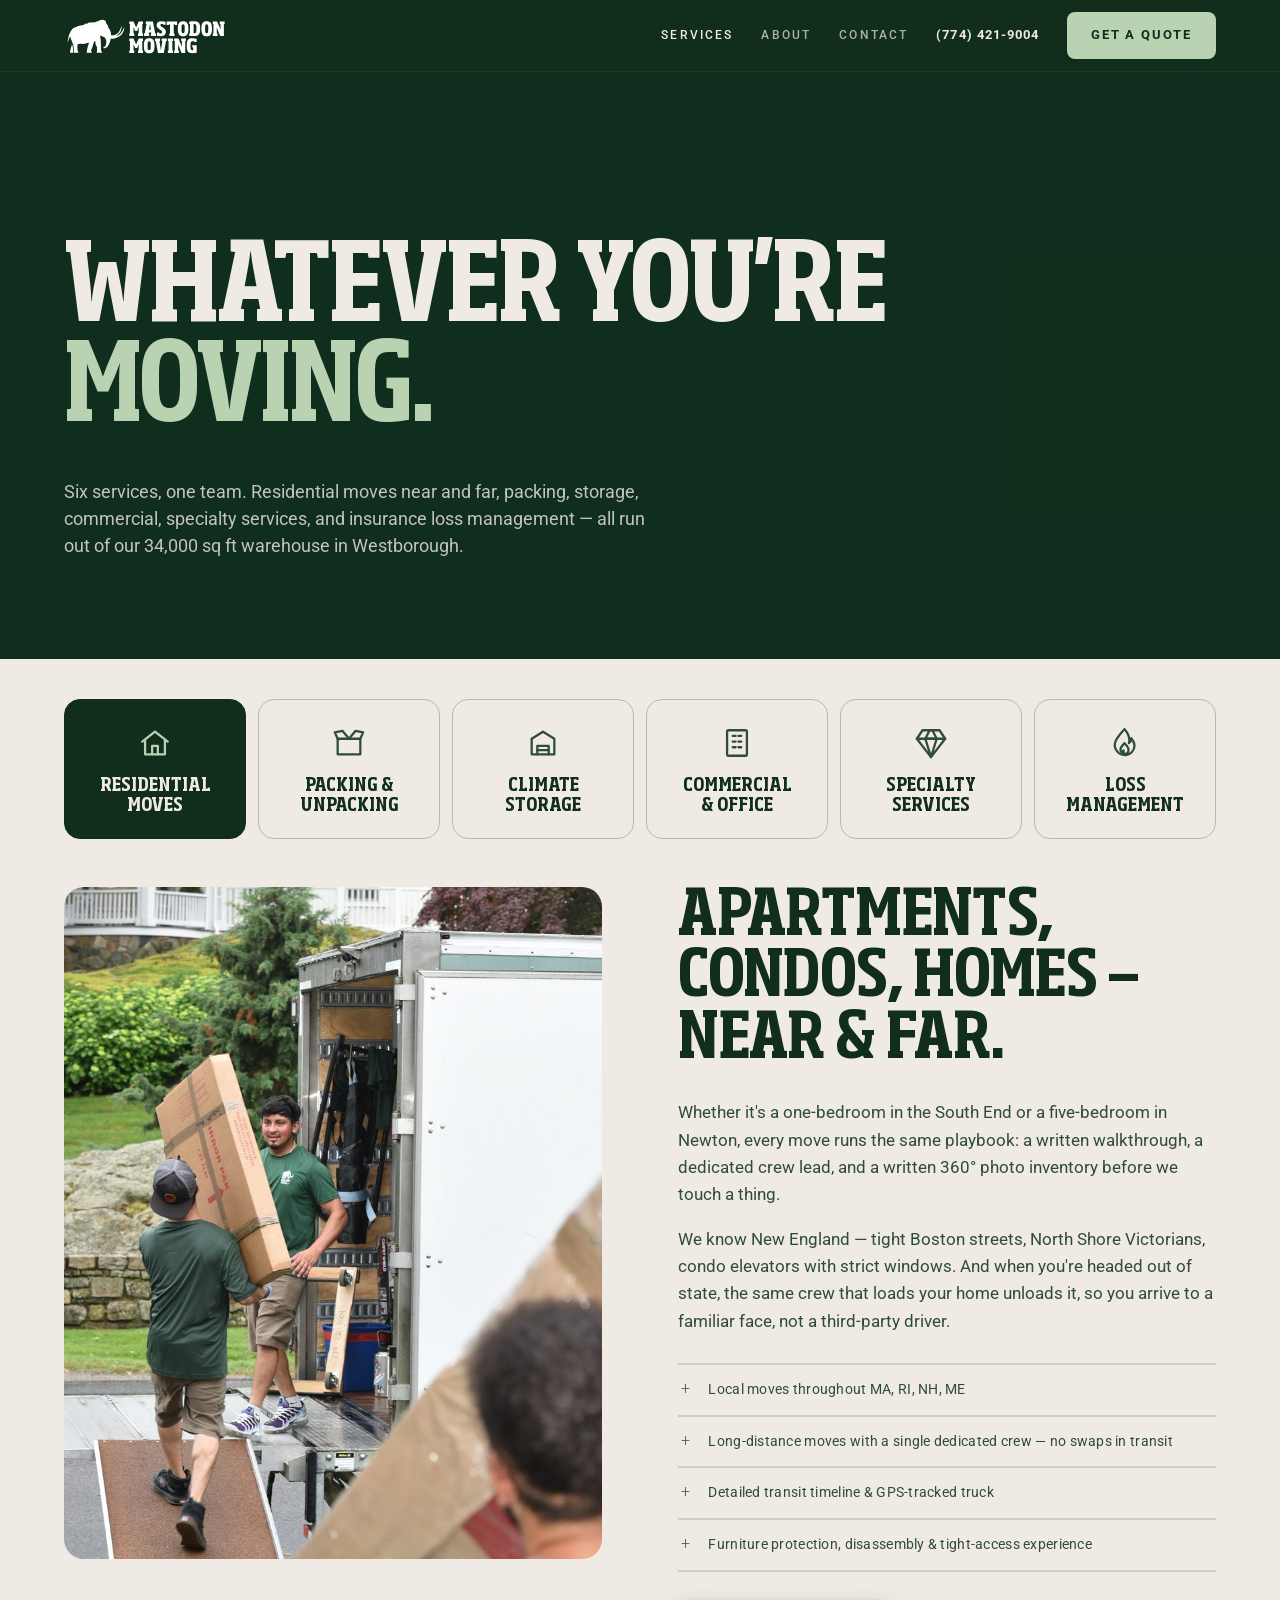
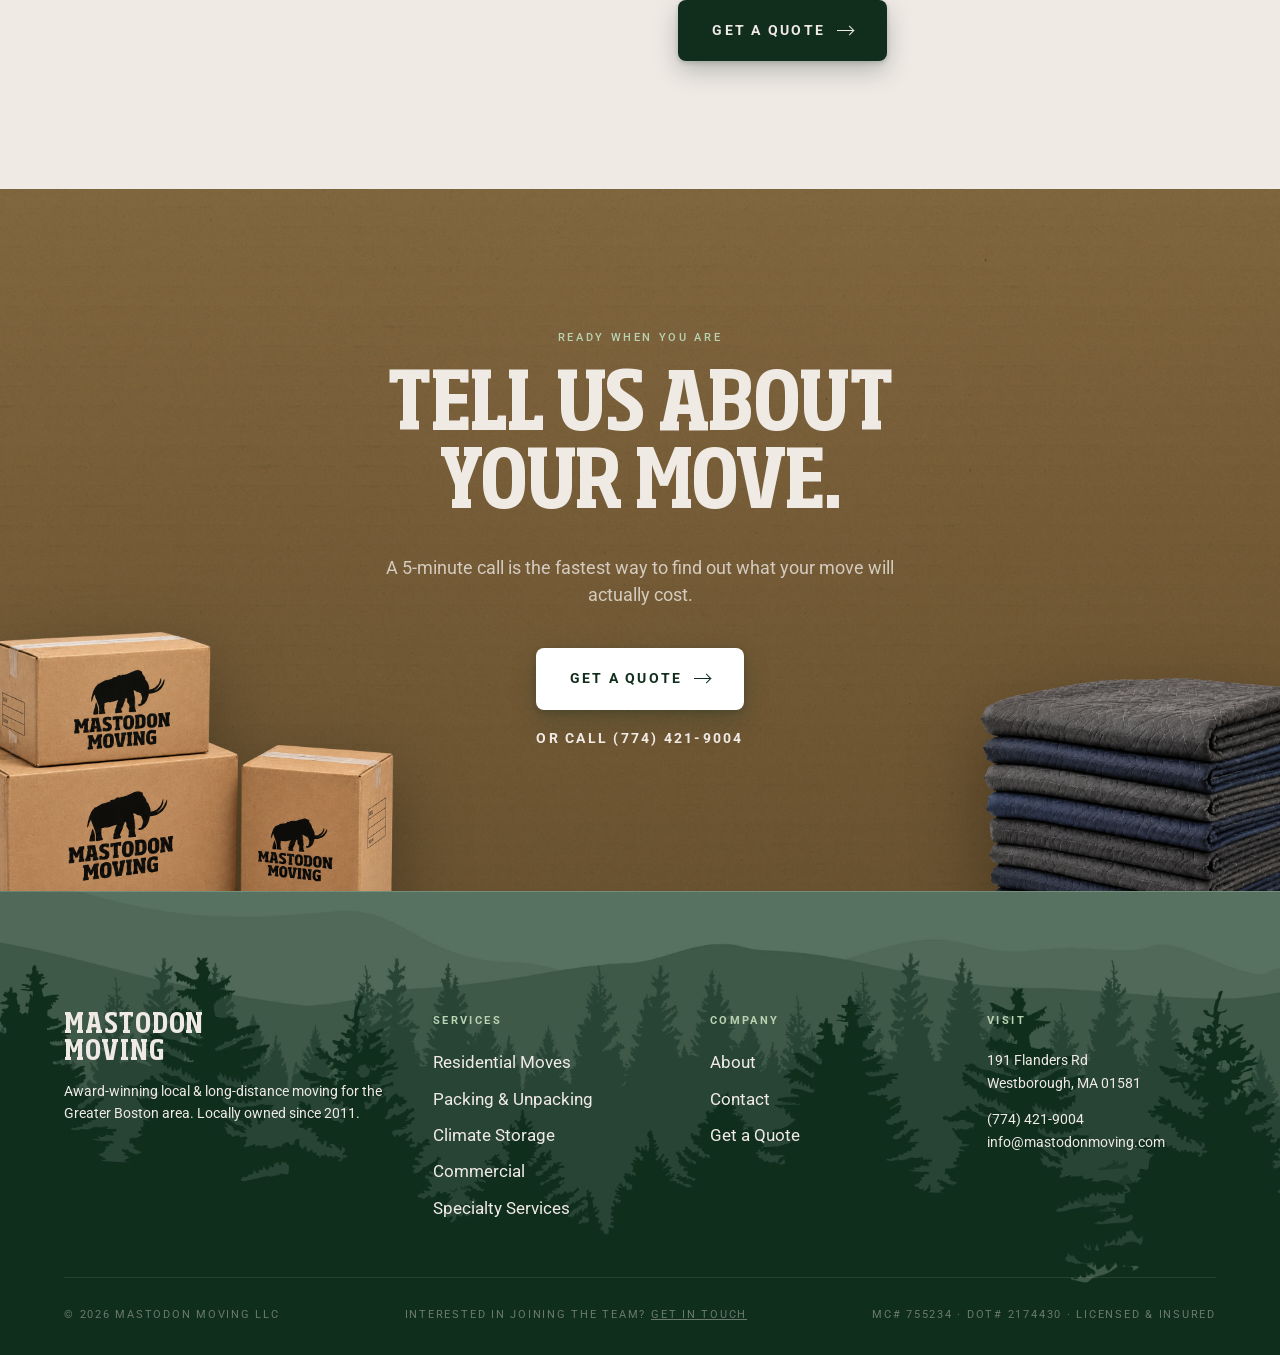
<file: services.html>
<!DOCTYPE html>
<html lang="en">
<head>
<meta charset="UTF-8">
<meta name="viewport" content="width=device-width, initial-scale=1.0">
<title>Services — Mastodon Moving</title>
<link rel="stylesheet" href="shared/fonts.css">
<link rel="stylesheet" href="shared/styles.css">
<style>
.page-hero {
  position: relative;
  overflow: hidden;
  color: var(--cream);
  padding: calc(var(--nav-h) + 80px) var(--pad-x) 100px;
  isolation: isolate;
}
.page-hero .hero-bg { position: absolute; inset: 0; z-index: -1; background: var(--g900); }
.page-hero .hero-bg img, .page-hero .hero-bg video { position: absolute; inset: 0; width: 100%; height: 100%; object-fit: cover; border-radius: 0; display: block; }
.page-hero .hero-bg video { opacity: 0; transition: opacity .5s ease; }
.page-hero .hero-bg video.ready { opacity: 1; }
.page-hero .hero-bg::after { content: ''; position: absolute; inset: 0; background: rgba(17,46,29,0.7); }
.page-hero .container { max-width: var(--maxw); margin: 0 auto; }
.page-hero .eyebrow { color: var(--mint); }
.page-hero .h-display { color: var(--cream); margin-top: 18px; }
.page-hero .lede { color: rgba(240,234,229,0.8); margin-top: 36px; max-width: 60ch; }

/* ─── Service tile nav (structure from original site) ─── */
.svc-tiles { background: var(--cream); padding: 40px var(--pad-x) 24px; }
.svc-tiles-grid { max-width: var(--maxw); margin: 0 auto; display: grid; grid-template-columns: repeat(6, 1fr); gap: 12px; }
.loss-detail { background: var(--g900); color: var(--cream); padding: clamp(64px, 8vw, 104px) var(--pad-x); }
.loss-inner { max-width: var(--maxw); margin: 0 auto; }
.loss-detail h3 { font-family: 'SohoProCond', sans-serif; font-weight: 700; font-size: clamp(26px, 3vw, 38px); text-transform: uppercase; line-height: 1; color: var(--cream); }
.loss-detail .lede { color: rgba(240,234,229,0.78); max-width: 62ch; margin-top: 18px; }
.loss-steps { display: grid; grid-template-columns: repeat(4, 1fr); gap: 28px; margin-top: 52px; }
.loss-step { border-top: 2px solid rgba(240,234,229,0.22); padding-top: 18px; }
.loss-step .n { font-family: 'Roboto', monospace; font-size: 11px; letter-spacing: 0.22em; color: var(--mint); }
.loss-step h4 { font-family: 'SohoProCond', sans-serif; font-weight: 700; font-size: 18px; text-transform: uppercase; line-height: 1.1; margin: 12px 0 10px; color: var(--cream); }
.loss-step p { font-size: 15px; line-height: 1.55; color: rgba(240,234,229,0.72); }
.loss-split { display: grid; grid-template-columns: 1fr 1fr; gap: clamp(32px, 5vw, 72px); margin-top: 72px; padding-top: 56px; border-top: 1px solid rgba(240,234,229,0.18); }
.loss-clean-list { display: grid; grid-template-columns: 1fr 1fr; gap: 10px 28px; margin-top: 24px; }
.loss-clean-list li { font-size: 15px; line-height: 1.5; color: rgba(240,234,229,0.78); padding-left: 18px; position: relative; list-style: none; }
.loss-clean-list li::before { content: ''; position: absolute; left: 0; top: 9px; width: 7px; height: 1px; background: var(--mint); }
@media (max-width: 900px) { .loss-steps { grid-template-columns: 1fr 1fr; } .loss-split, .loss-clean-list { grid-template-columns: 1fr; } }
.svc-tile { border: 1px solid rgba(17,46,29,0.25); border-radius: 16px; padding: 26px 18px 22px; display: flex; flex-direction: column; align-items: center; gap: 16px; color: var(--g900); background: none; text-align: center; cursor: pointer; font: inherit; transition: background .2s, color .2s, border-color .2s, transform .2s; }
.svc-tile:hover { background: var(--cream-2); color: var(--g900); border-color: rgba(17,46,29,0.25); transform: translateY(-3px); }
.svc-tile.active { background: var(--g900); color: var(--cream); border-color: var(--g900); }
.svc-tile .t-icon { width: 34px; height: 34px; color: var(--g700); transition: color .2s; }
.svc-tile .t-icon svg { width: 100%; height: 100%; display: block; }
.svc-tile.active .t-icon { color: var(--mint); }
.svc-tile .t-label { font-family: 'SohoProCond', sans-serif; font-weight: 700; font-size: 19px; line-height: 1.05; text-transform: uppercase; letter-spacing: 0; text-wrap: balance; }
@media (max-width: 1100px) { .svc-tiles-grid { grid-template-columns: repeat(3, 1fr); } }
@media (max-width: 640px) { .svc-tiles-grid { grid-template-columns: repeat(3, 1fr); gap: 8px; }
  .svc-tiles { padding: 20px 16px 14px; }
  .svc-tile { padding: 12px 6px 11px; gap: 7px; border-radius: 12px; }
  .svc-tile .t-icon { width: 22px; height: 22px; }
  .svc-tile .t-label { font-size: 11px; letter-spacing: 0; line-height: 1.1; }
}
@media (max-width: 400px) {
  .svc-tile { padding: 10px 4px 9px; }
  .svc-tile .t-label { font-size: 10px; }
}

.svc-section {
  padding: 24px var(--pad-x) clamp(80px, 10vw, 130px);
  background: var(--cream);
  display: none;
}
.svc-section.active { display: block; }
.svc-section.active .svc-block > * { animation: svcIn .5s cubic-bezier(.22,.75,.2,1) both; }
.svc-section.active .svc-block > *:nth-child(2) { animation-delay: .07s; }
.svc-section.active.from-right .svc-block > * { animation-name: svcInRight; }
@keyframes svcIn { from { opacity: 0; transform: translateX(-42px); } to { opacity: 1; transform: none; } }
@keyframes svcInRight { from { opacity: 0; transform: translateX(42px); } to { opacity: 1; transform: none; } }
@media (prefers-reduced-motion: reduce) { .svc-section.active .svc-block > * { animation: none; } }

.svc-block {
  max-width: var(--maxw);
  margin: 0 auto;
  display: grid;
  grid-template-columns: 1fr 1fr;
  gap: clamp(40px, 6vw, 96px);
  align-items: start;
}
.svc-block.reverse .col-media { order: -1; }
.svc-block .num {
  font-family: 'Roboto', monospace;
  font-size: 12px;
  letter-spacing: 0.22em;
  color: var(--g500);
  margin-bottom: 20px;
}
.svc-block h2 {
  font-family: 'SohoProCond', sans-serif;
  font-weight: 700;
  font-size: clamp(40px, 5vw, 68px);
  line-height: 0.96;
  letter-spacing: -0.01em;
  text-transform: uppercase;
  margin-bottom: 28px;
}
.svc-block .body { margin-bottom: 18px; }
.svc-block ul.bullets {
  list-style: none;
  margin: 28px 0;
  padding: 0;
  border-top: 2px solid rgba(17,46,29,0.15);
}
.svc-block ul.bullets li {
  padding: 14px 0;
  border-bottom: 2px solid rgba(17,46,29,0.15);
  font-size: 14px;
  letter-spacing: 0.02em;
  display: flex;
  align-items: baseline;
  gap: 16px;
  color: var(--g700);
}
.svc-block ul.bullets li::before {
  content: '+';
  display: block;
  width: 14px;
  font-size: 16px;
  font-weight: 300;
  line-height: 1;
  color: var(--g500);
  flex-shrink: 0;
  text-align: center;
}
.svc-block .ph {
  aspect-ratio: 4/5;
  width: 100%;
}
.svc-block .ph.wide { aspect-ratio: 4/3; }

.cta-strip {
  background-color: #977049;
  background-image:
    linear-gradient(rgba(128,98,52,0.76), rgba(104,78,40,0.82)),
    url('uploads/cardboard.jpg');
  background-size: cover;
  background-position: center;
  color: var(--cream);
  padding: clamp(80px, 11vw, 140px) var(--pad-x);
  text-align: center;
}
.cta-strip { position: relative; overflow: hidden; }
.cta-strip > .reveal { position: relative; z-index: 2; }
.cta-deco { position: absolute; z-index: 1; pointer-events: none; user-select: none; filter: drop-shadow(0 26px 38px rgba(0,0,0,0.32)); }
.cta-deco.boxes { left: clamp(-200px, -8vw, -80px); bottom: clamp(-110px, -6vw, -50px); width: clamp(360px, 40vw, 640px); }
.cta-deco.blankets { right: clamp(-210px, -8vw, -90px); bottom: clamp(-140px, -8vw, -70px); width: clamp(320px, 35vw, 575px); }
@media (max-width: 820px) { .cta-deco { display: none; } }
.cta-strip .h1 { margin-bottom: 28px; }
.cta-strip .btn-primary { background: #fff; color: var(--g900); }
.cta-strip .btn-primary:hover { background: var(--cream); }
.cta-strip .cta-phone { background: none; border: none; padding: 2px 0; color: var(--cream); box-shadow: none; }
.cta-strip .cta-phone:hover { background: none; color: var(--mint); box-shadow: none; }
.cta-strip .btn-primary .arrow { filter: none; }
.cta-strip .lede { margin: 0 auto 40px; color: rgba(240,234,229,0.78); }
.cta-strip .actions { display: inline-flex; flex-direction: column; gap: 16px; align-items: center; }
.cta-strip .hero-meta-link { color: var(--cream); font-size: 12px; font-weight: 700; letter-spacing: 0.16em; text-transform: uppercase; }
.cta-strip .hero-meta-link:hover { color: var(--mint); }

@media (max-width: 880px) {
  .svc-block { grid-template-columns: 1fr; }
  .svc-block.reverse .col-media { order: 0; }
}
</style>
</head>
<body data-page="services">

<div id="nav-mount"></div>

<main>

<section class="page-hero" data-screen-label="Services Hero">
  <div class="hero-bg"><video id="hero-video" autoplay muted loop playsinline preload="auto"><source src="uploads/Mastodon_WBV_Residential 33s_V2.mp4" type="video/mp4"></video></div>
  <div class="container reveal">
    <h1 class="h-display">Whatever you're <em style="font-style:normal;color:var(--mint);">moving.</em></h1>
    <p class="lede">Six services, one team. Residential moves near and far, packing, storage, commercial, specialty services, and insurance loss management — all run out of our 34,000 sq ft warehouse in Westborough.</p>
  </div>
</section>

<!-- Tile nav — jump to a service -->
<nav class="svc-tiles" aria-label="Our services" data-screen-label="Service Tabs">
  <div class="svc-tiles-grid reveal">
    <button class="svc-tile active" data-target="residential"><span class="t-icon"><svg viewBox="0 0 24 24" fill="none" stroke="currentColor" stroke-width="1.6" stroke-linecap="round" stroke-linejoin="round"><path d="M3 11l9-7 9 7"/><path d="M5 10v10h14V10"/><path d="M10 20v-6h4v6"/></svg></span><span class="t-label">Residential moves</span></button>
    <button class="svc-tile" data-target="packing"><span class="t-icon"><svg viewBox="0 0 24 24" fill="none" stroke="currentColor" stroke-width="1.6" stroke-linecap="round" stroke-linejoin="round"><path d="M4 9h16v11H4z"/><path d="M4 9L2 4.5l5.5-1L12 9"/><path d="M20 9l2-4.5-5.5-1L12 9"/></svg></span><span class="t-label">Packing &amp; unpacking</span></button>
    <button class="svc-tile" data-target="storage"><span class="t-icon"><svg viewBox="0 0 24 24" fill="none" stroke="currentColor" stroke-width="1.6" stroke-linecap="round" stroke-linejoin="round"><path d="M4 9l8-5 8 5v11H4z"/><path d="M8 20v-6h8v6"/><path d="M8 17h8"/></svg></span><span class="t-label">Climate<br>storage</span></button>
    <button class="svc-tile" data-target="commercial"><span class="t-icon"><svg viewBox="0 0 24 24" fill="none" stroke="currentColor" stroke-width="1.6" stroke-linecap="round" stroke-linejoin="round"><rect x="5" y="3" width="14" height="18" rx="1"/><path d="M9 7h2M13 7h2M9 11h2M13 11h2M9 15h2M13 15h2"/></svg></span><span class="t-label">Commercial &amp; office</span></button>
    <button class="svc-tile" data-target="crating"><span class="t-icon"><svg viewBox="0 0 24 24" fill="none" stroke="currentColor" stroke-width="1.6" stroke-linecap="round" stroke-linejoin="round"><path d="M6 3h12l4 6-10 13L2 9z"/><path d="M2 9h20"/><path d="M11 3 8 9l4 13 4-13-3-6"/><path d="M8 9h8"/></svg></span><span class="t-label">Specialty services</span></button>
    <button class="svc-tile" data-target="loss"><span class="t-icon"><svg viewBox="0 0 24 24" fill="none" stroke="currentColor" stroke-width="1.6" stroke-linecap="round" stroke-linejoin="round"><path d="M11.6 2.2C9 5.4 6.4 8 5.3 10.9c-.8 2-.7 4 .3 5.7A6.9 6.9 0 0 0 18.7 14c0-2.1-.9-3.9-2.2-5.4-.1 1.6-.7 2.7-1.7 3.4.9-3.4-.4-6.6-3.2-9.8z"/><path d="M11.7 12.1c-1.5 1.5-2.9 2.9-2.9 4.6 0 1 .5 1.9 1.2 2.5.1-1 .4-1.6 1-2-.3 1.1 0 2 .9 2.6 1.5-.2 2.6-1.5 2.6-3.1 0-1.8-1.5-3.1-2.8-4.6z"/></svg></span><span class="t-label">Loss management</span></button>
  </div>
</nav>

<!-- 01 Residential -->
<section id="residential" class="svc-section active" data-screen-label="Residential">
  <div class="svc-block reverse">
    <div class="col-text reveal">
      <h2>Apartments,<br>condos, homes —<br>near &amp; far.</h2>
      <p class="body">Whether it's a one-bedroom in the South End or a five-bedroom in Newton, every move runs the same playbook: a written walkthrough, a dedicated crew lead, and a written 360° photo inventory before we touch a thing.</p>
      <p class="body">We know New England — tight Boston streets, North Shore Victorians, condo elevators with strict windows. And when you're headed out of state, the same crew that loads your home unloads it, so you arrive to a familiar face, not a third-party driver.</p>
      <ul class="bullets">
        <li>Local moves throughout MA, RI, NH, ME</li>
        <li>Long-distance moves with a single dedicated crew — no swaps in transit</li>
        <li>Detailed transit timeline &amp; GPS-tracked truck</li>
        <li>Furniture protection, disassembly &amp; tight-access experience</li>
      </ul>
      <a href="quote.html" class="btn btn-dark">Get a quote <span class="arrow"></span></a>
    </div>
    <div class="col-media reveal">
      <img src="uploads/DSC_4036.jpg" alt="Mastodon Moving crew loading a truck" style="width:100%;aspect-ratio:4/5;object-fit:cover;object-position:center top;display:block;">
    </div>
  </div>
</section>

<!-- 02 Packing -->
<section id="packing" class="svc-section" data-screen-label="Packing">
  <div class="svc-block">
    <div class="col-text reveal">
      <h2>From one room<br>to the<br>whole house.</h2>
      <p class="body">Packing is the part most people dread. We can do as little or as much as you want — your kitchen, your books, your art, or every closet in the house.</p>
      <p class="body">We use renewable, recyclable materials wherever we can: rubber bands instead of tape, reusable pads, and recyclable cardboard.</p>
      <ul class="bullets">
        <li>Full-house, partial-pack, or fragile-only options</li>
        <li>Custom care for art, glassware, books, and electronics</li>
        <li>Unpacking &amp; placement on the other end</li>
        <li>Packing materials are eco-friendly &amp; reusable</li>
      </ul>
      <a href="quote.html" class="btn btn-dark">Get a quote <span class="arrow"></span></a>
    </div>
    <div class="col-media reveal">
      <img src="uploads/kitchen-packing_md.jpg" alt="Mastodon Moving crew member packing a kitchen" style="width:100%;aspect-ratio:4/5;object-fit:cover;object-position:center top;display:block;">
    </div>
  </div>
</section>

<!-- 03 Storage -->
<section id="storage" class="svc-section" data-screen-label="Storage">
  <div class="svc-block reverse">
    <div class="col-text reveal">
      <h2>34,000 sq ft<br>climate-<br>controlled.</h2>
      <p class="body">Need a few days between closings? Renovating? Downsizing into a 55+ community and not ready to part with everything? Our Westborough warehouse is built for it.</p>
      <p class="body">Items are inventoried, repacked into 7×5×7 containers, and stored in a high-security, climate-controlled facility. Antiques, pianos, and artwork welcome.</p>
      <ul class="bullets">
        <li>Days, weeks, or months — flexible terms</li>
        <li>Full inventory &amp; condition log</li>
        <li>Climate-controlled, 24/7 monitored</li>
        <li>Pickup &amp; delivery on your timeline</li>
      </ul>
      <a href="quote.html" class="btn btn-dark">Get a quote <span class="arrow"></span></a>
    </div>
    <div class="col-media reveal">
      <img src="uploads/warehouse-storage.jpg" alt="Forklift stacking storage crates in Mastodon Moving's Westborough warehouse" style="width:100%;aspect-ratio:4/5;object-fit:cover;object-position:center center;display:block;">
    </div>
  </div>
</section>

<!-- 04 Commercial -->
<section id="commercial" class="svc-section" data-screen-label="Commercial">
  <div class="svc-block">
    <div class="col-text reveal">
      <h2>Offices, labs,<br>document<br>moves.</h2>
      <p class="body">Commercial moves run on a tighter clock than residential ones. We do them off-hours, with full project management, so your team is back to work first thing Monday.</p>
      <p class="body">We work with property managers, facility teams, and tenants for emergency relocations after fire, water, or construction events.</p>
      <ul class="bullets">
        <li>Office relocation &amp; decommissioning</li>
        <li>Lab moves &amp; document moves</li>
        <li>After-hours &amp; weekend scheduling</li>
        <li>Property &amp; facility manager partnerships</li>
      </ul>
      <a href="quote.html" class="btn btn-dark">Get a quote <span class="arrow"></span></a>
    </div>
    <div class="col-media reveal">
      <img src="uploads/office-move-crew.jpg" alt="Mastodon Moving crew relocating office cubicles" style="width:100%;aspect-ratio:4/5;object-fit:cover;object-position:center center;display:block;">
    </div>
  </div>
</section>

<!-- 05 Specialty -->
<section id="crating" class="svc-section" data-screen-label="Crating">
  <div class="svc-block reverse">
    <div class="col-text reveal">
      <h2>High-value items,<br>handled with care.</h2>
      <p class="body">Some pieces don't belong in a moving blanket. For fine art, antiques, chandeliers, statues, pianos, and oversized fragile items, we build custom plywood crates on-site and pack every piece to museum standards — sized, padded, and documented for safe transport.</p>
      <ul class="bullets">
        <li>Built-to-spec plywood crates for art, antiques &amp; statues</li>
        <li>Museum-grade packing with custom foam &amp; padding</li>
        <li>Piano &amp; oversized specialty item moving</li>
        <li>Lift, hoist, and rigging when access is tight</li>
        <li>Full insurance documentation for high-value pieces</li>
      </ul>
      <a href="quote.html" class="btn btn-dark">Get a quote <span class="arrow"></span></a>
    </div>
    <div class="col-media reveal">
      <img src="uploads/high-value-art-moving.jpg" alt="Mastodon Moving crew crating artwork" style="width:100%;aspect-ratio:4/5;object-fit:cover;object-position:center center;display:block;">
    </div>
  </div>
</section>

<!-- 06 Loss management -->
<section id="loss" class="svc-section" data-screen-label="Loss Management">
  <div class="svc-block">
    <div class="col-text reveal">
      <h2>Contents process<br>after a loss.</h2>
      <p class="body">Fire, water, or wind — a loss is disruptive, and getting back to normal starts with moving salvageable contents off site while the rebuild takes place. Mastodon is one call for damage determination, pack-out, cleaning, and storage.</p>
      <p class="body">Not everything is lost. Many items that look ruined — smoke-damaged china, soaked documents, soot-covered furniture and antiques — can be cleaned and recovered to pre-loss condition at our facility, and returned to you when the rebuild is done.</p>
      <p class="body">Our comprehensive inventory service streamlines the claims process for policyholders and adjusters alike, with accurate documentation from the first walkthrough to the pack-back.</p>
      <ul class="bullets">
        <li>Fire &amp; smoke: pack-out, cleaning, and deodorization to pre-loss condition</li>
        <li>Water &amp; sewer: fast removal to reduce exposure and speed remediation</li>
        <li>360° photo and video capture with Ricoh ThetaX + Encircle software</li>
        <li>Non-salvageable inventory with brands, ages, and values for the claim</li>
        <li>Fire &amp; smoke damage certified technicians on staff</li>
      </ul>
      <a href="quote.html" class="btn btn-dark">Get a quote <span class="arrow"></span></a>
    </div>
    <div class="col-media reveal">
      <img src="uploads/contents-cleaning.jpg" alt="Mastodon Moving team cleaning and inspecting salvaged contents at the Westborough facility" style="width:100%;aspect-ratio:4/5;object-fit:cover;object-position:center center;display:block;">
    </div>
  </div>
</section>

<!-- CTA -->
<section class="cta-strip" data-screen-label="CTA">
  <img class="cta-deco boxes" src="uploads/boxes2.png" alt="" aria-hidden="true">
  <img class="cta-deco blankets" src="uploads/blankets.png" alt="" aria-hidden="true">
  <div class="reveal">
    <div class="eyebrow on-dark" style="margin-bottom: 24px;">Ready when you are</div>
    <h2 class="h1">Tell us about<br>your move.</h2>
    <p class="lede">A 5-minute call is the fastest way to find out what your move will actually cost.</p>
    <div class="actions">
      <a href="quote.html" class="btn btn-primary">Get a quote <span class="arrow"></span></a>
      <a href="tel:7744219004" class="btn cta-phone">Or call (774) 421-9004</a>
    </div>
  </div>
</section>

</main>

<div id="footer-mount"></div>
<script src="shared/chrome.js"></script>
<script>
(function(){
  const v = document.getElementById('hero-video');
  if (!v) return;
  const show = () => v.classList.add('ready');
  if (v.readyState >= 3) show(); else v.addEventListener('canplay', show, { once: true });
})();
</script>
<script>
(function(){
  const tiles = [...document.querySelectorAll('.svc-tile')];
  let current = tiles.findIndex(t => t.classList.contains('active'));
  tiles.forEach((btn, i) => {
    btn.addEventListener('click', () => {
      if (i === current) return;
      const forward = i > current;
      current = i;
      tiles.forEach(b => b.classList.remove('active'));
      document.querySelectorAll('.svc-section').forEach(s => s.classList.remove('active', 'from-right'));
      btn.classList.add('active');
      const panel = document.getElementById(btn.dataset.target);
      if (forward) panel.classList.add('from-right');
      panel.classList.add('active');
    });
  });
})();
</script>
</body>
</html>
</file>
